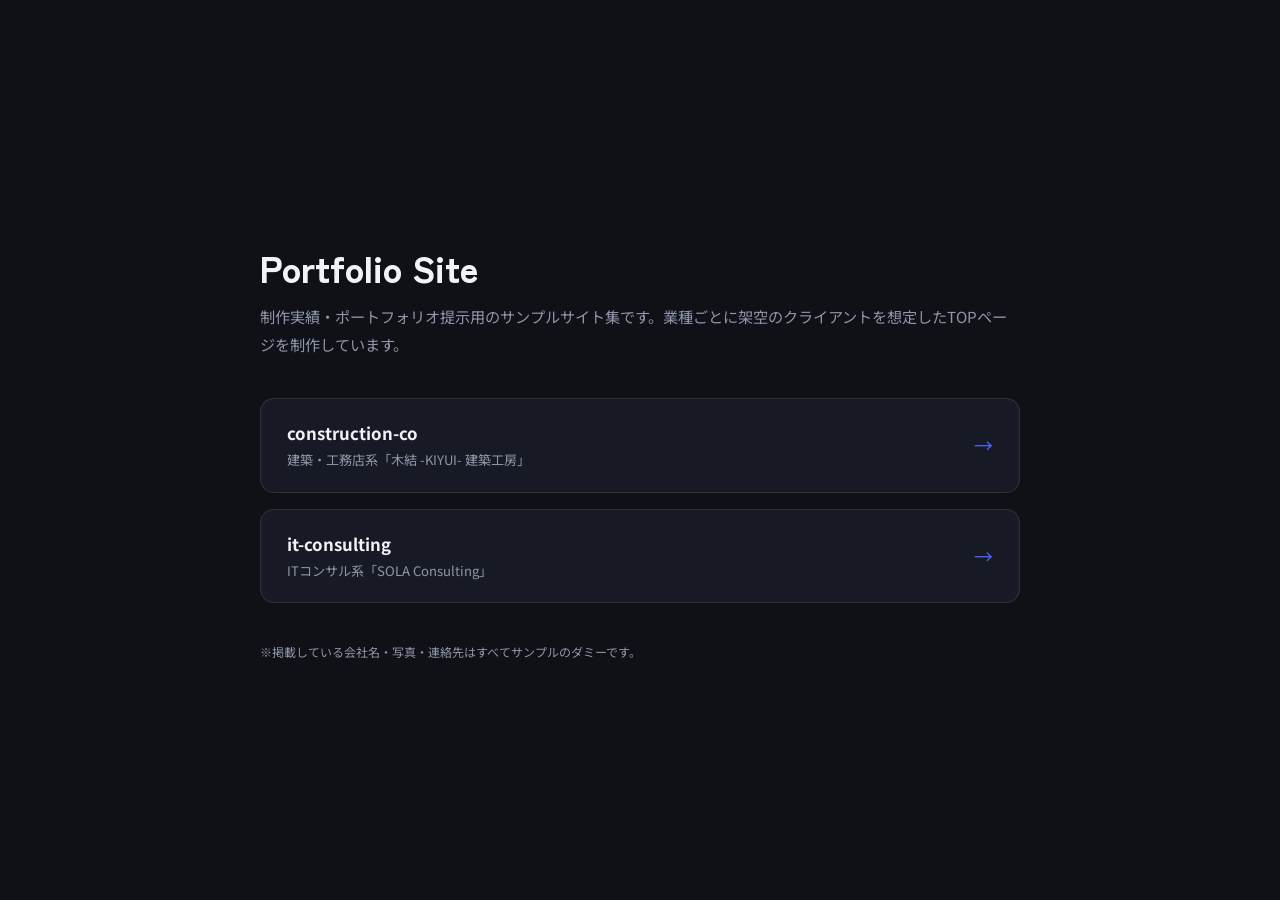
<file: index.html>
<!DOCTYPE html>
<html lang="ja">
<head>
<meta charset="UTF-8">
<meta name="viewport" content="width=device-width, initial-scale=1.0">
<title>Portfolio Site</title>
<meta name="description" content="制作実績・ポートフォリオ提示用のサンプルサイト集です。">
<link href="https://fonts.googleapis.com/css2?family=Zen+Kaku+Gothic+New:wght@500;700;900&family=Noto+Sans+JP:wght@400;500;700&display=swap" rel="stylesheet">
<style>
  :root {
    --bg: #0f1117;
    --card: #171a24;
    --line: rgba(255,255,255,0.1);
    --text: #f2f3f7;
    --muted: #9096ab;
    --accent: #4a63ff;
  }
  * { box-sizing: border-box; }
  body {
    margin: 0;
    min-height: 100vh;
    background: var(--bg);
    color: var(--text);
    font-family: "Noto Sans JP", sans-serif;
    display: flex;
    align-items: center;
    justify-content: center;
    padding: 6vw 1.5rem;
  }
  .wrap { max-width: 760px; width: 100%; }
  h1 {
    font-family: "Zen Kaku Gothic New", sans-serif;
    font-weight: 900;
    font-size: clamp(1.6rem, 4vw, 2.3rem);
    margin: 0 0 0.6rem;
  }
  p.lead { color: var(--muted); margin: 0 0 2.5rem; font-size: 0.95rem; line-height: 1.8; }
  .list { display: grid; gap: 1rem; }
  a.card {
    display: flex;
    align-items: center;
    justify-content: space-between;
    gap: 1rem;
    padding: 1.4rem 1.6rem;
    background: var(--card);
    border: 1px solid var(--line);
    border-radius: 14px;
    text-decoration: none;
    color: var(--text);
    transition: transform 0.25s ease, border-color 0.25s ease;
  }
  a.card:hover { transform: translateY(-3px); border-color: var(--accent); }
  .card-title { font-weight: 700; font-size: 1.05rem; }
  .card-sub { color: var(--muted); font-size: 0.82rem; margin-top: 0.3rem; }
  .arrow { color: var(--accent); font-size: 1.2rem; }
  footer { margin-top: 2.5rem; font-size: 0.75rem; color: var(--muted); }
</style>
</head>
<body>
  <div class="wrap">
    <h1>Portfolio Site</h1>
    <p class="lead">制作実績・ポートフォリオ提示用のサンプルサイト集です。業種ごとに架空のクライアントを想定したTOPページを制作しています。</p>
    <div class="list">
      <a class="card" href="construction-co/">
        <div>
          <div class="card-title">construction-co</div>
          <div class="card-sub">建築・工務店系「木結 -KIYUI- 建築工房」</div>
        </div>
        <span class="arrow">&#8594;</span>
      </a>
      <a class="card" href="it-consulting/">
        <div>
          <div class="card-title">it-consulting</div>
          <div class="card-sub">ITコンサル系「SOLA Consulting」</div>
        </div>
        <span class="arrow">&#8594;</span>
      </a>
    </div>
    <footer>※掲載している会社名・写真・連絡先はすべてサンプルのダミーです。</footer>
  </div>
</body>
</html>
</file>
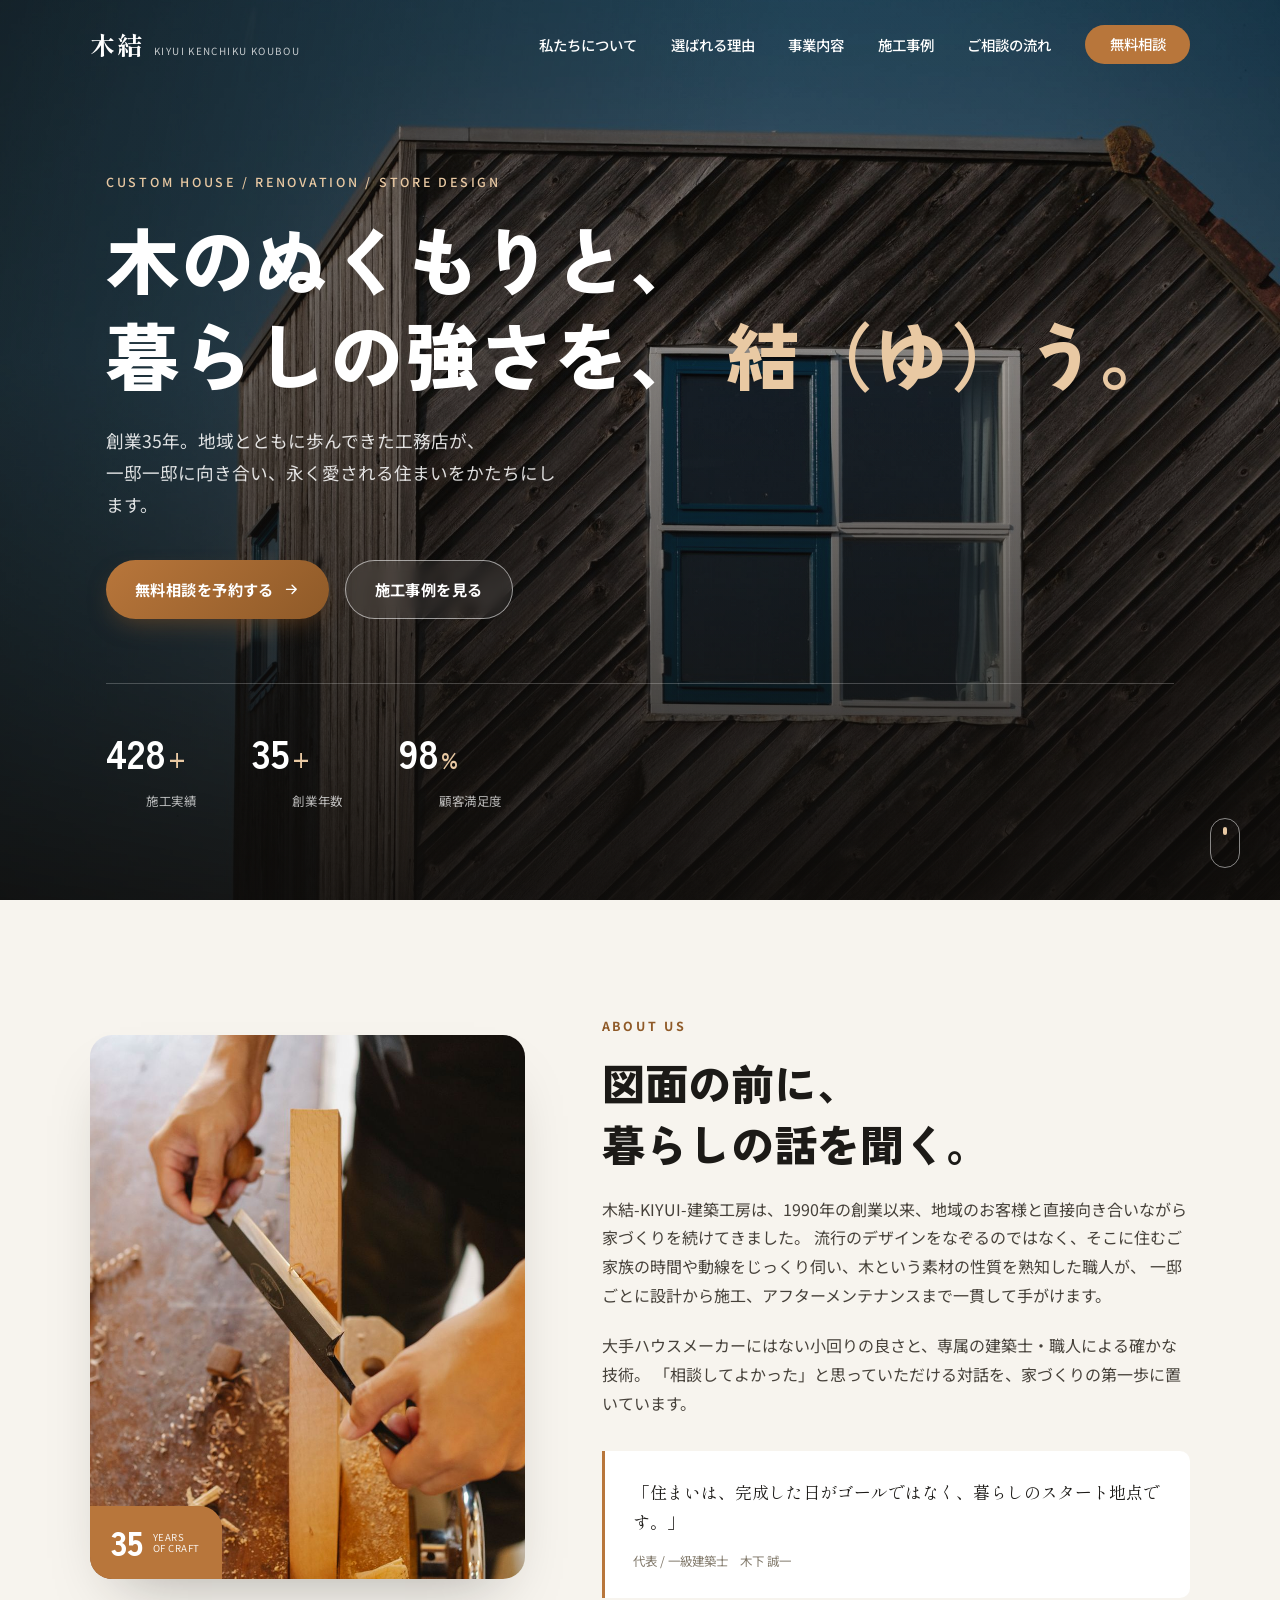
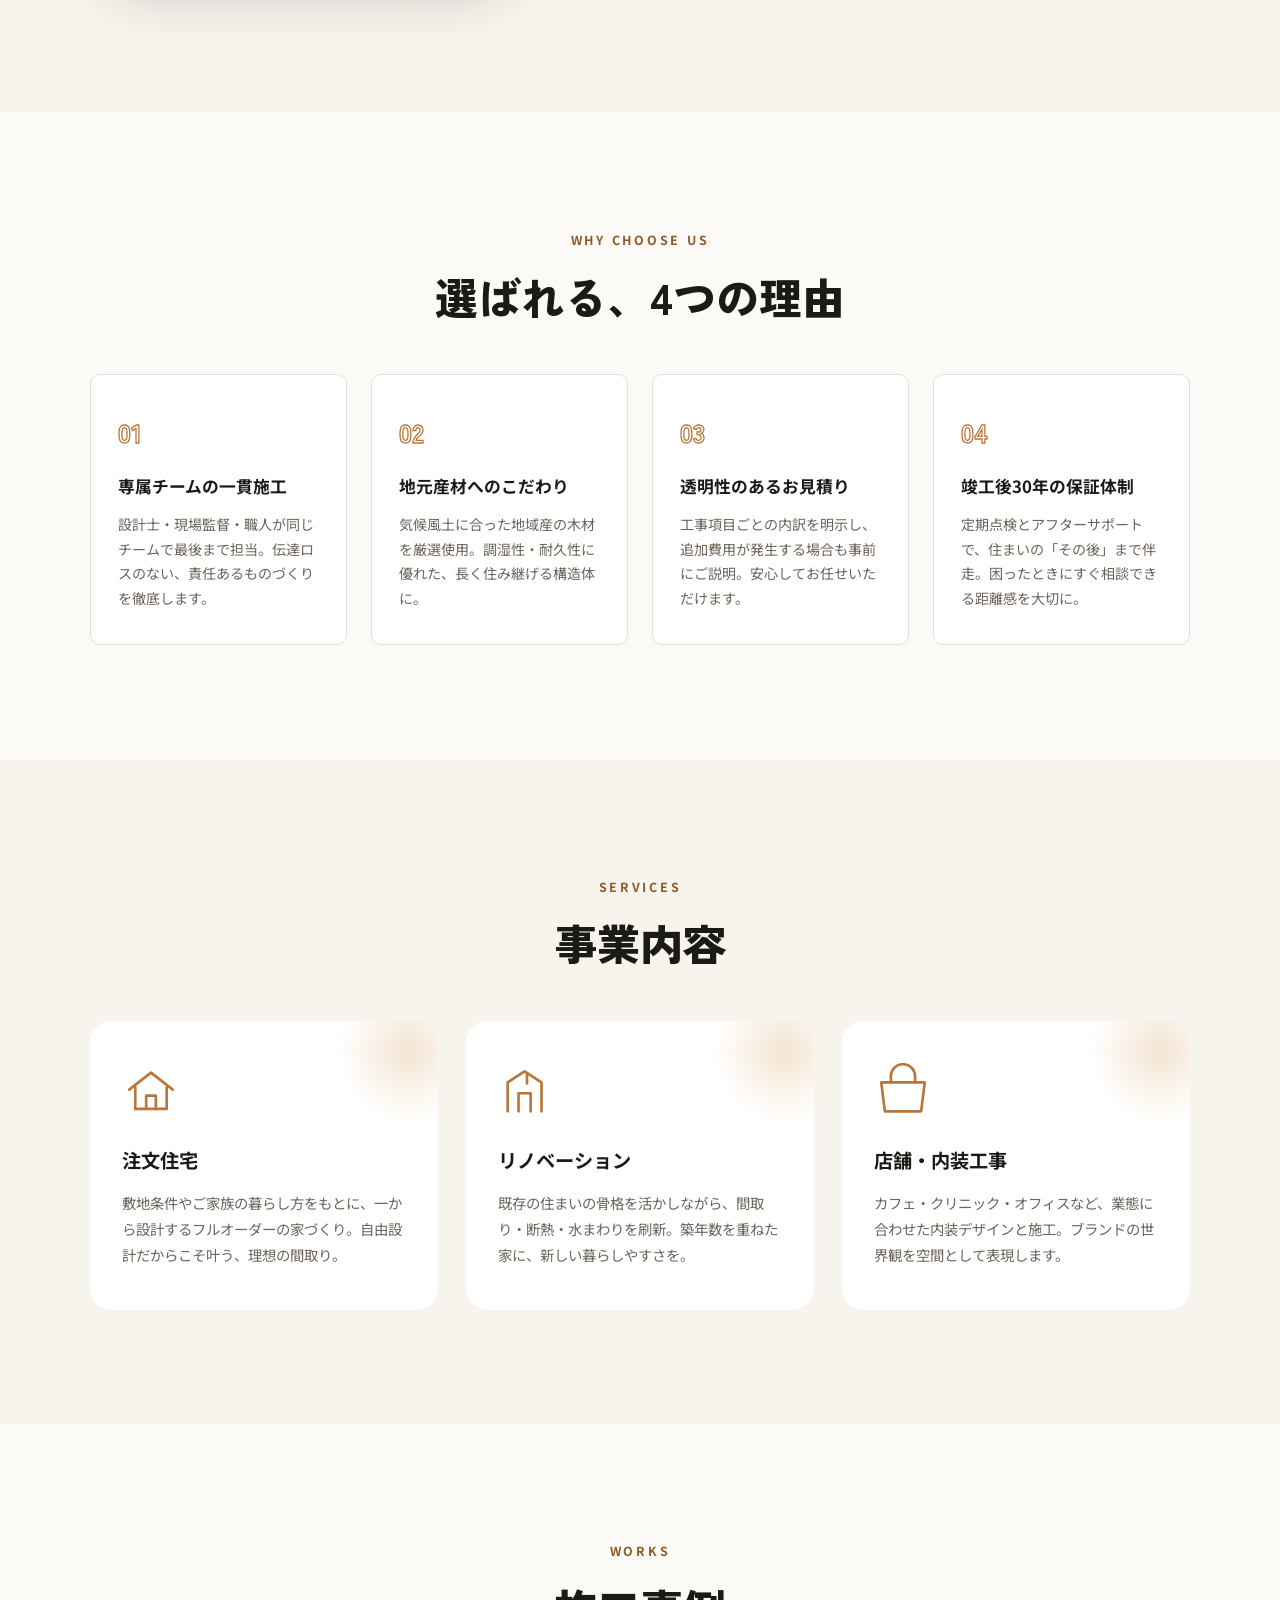
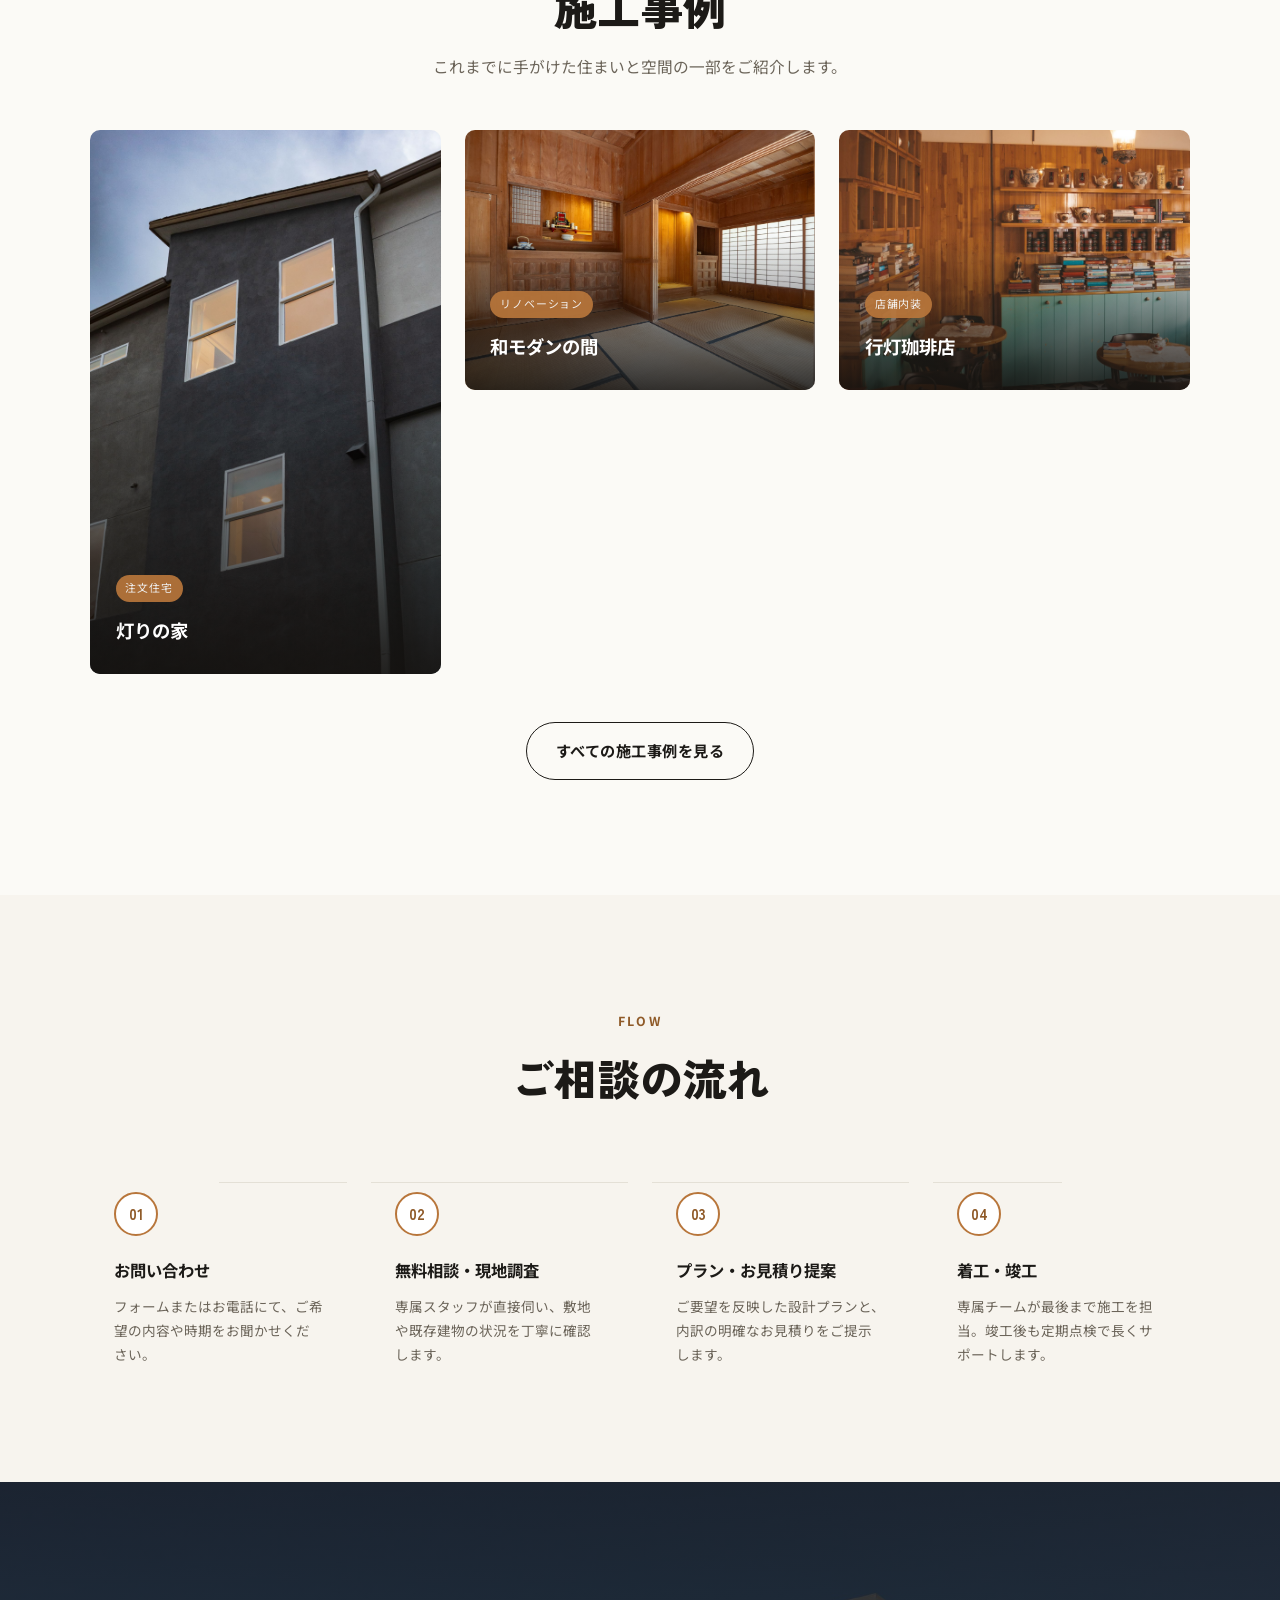
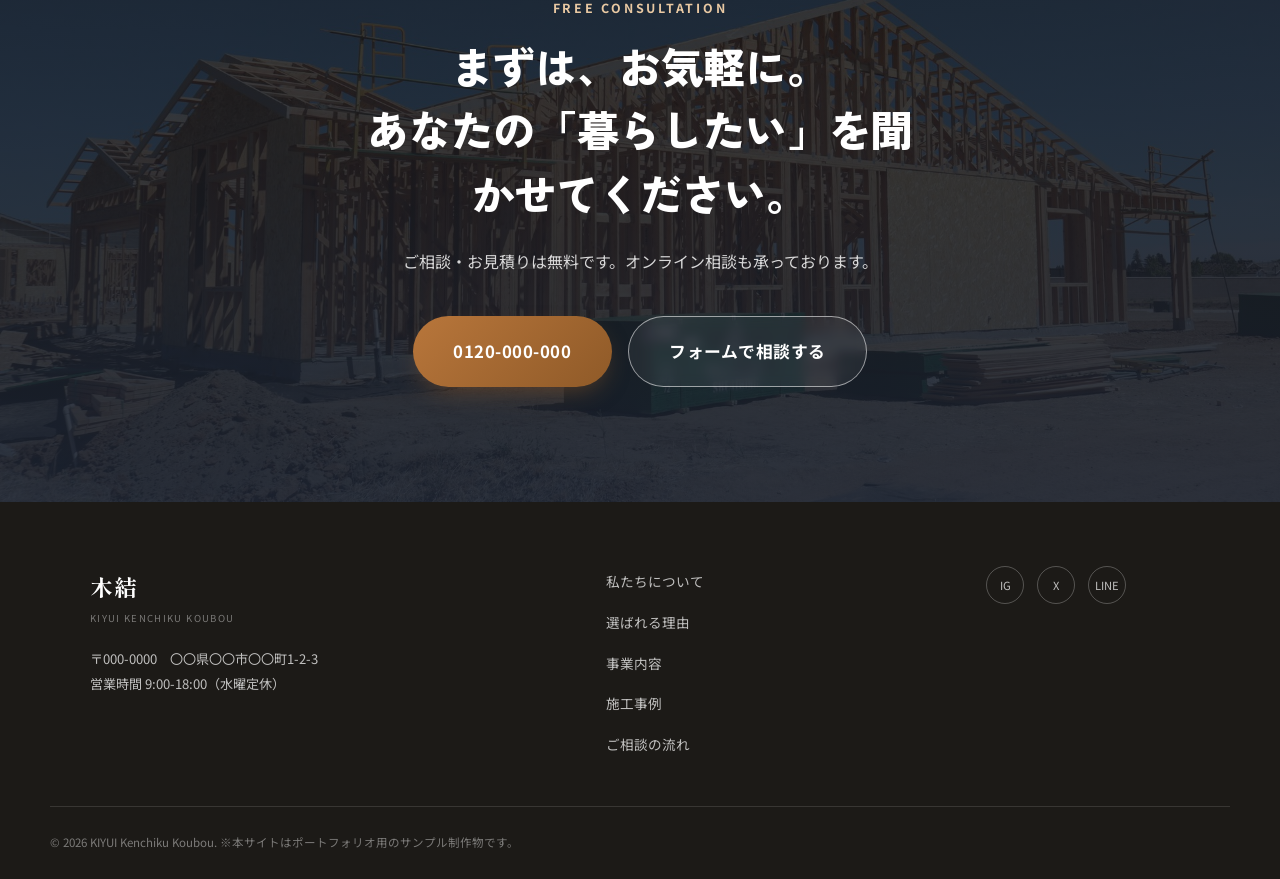
<file: construction-co/index.html>
<!DOCTYPE html>
<html lang="ja">
<head>
<meta charset="UTF-8">
<meta name="viewport" content="width=device-width, initial-scale=1.0">
<title>木結 -KIYUI- 建築工房｜注文住宅・リノベーション・店舗内装</title>
<meta name="description" content="木結-KIYUI-建築工房は、地域に根ざして35年。木の質感を活かした注文住宅・リノベーション・店舗内装を手がける工務店です。無料相談受付中。">
<link rel="preconnect" href="https://fonts.googleapis.com">
<link rel="preconnect" href="https://fonts.gstatic.com" crossorigin>
<link href="https://fonts.googleapis.com/css2?family=Shippori+Mincho:wght@500;700&family=Zen+Kaku+Gothic+New:wght@400;500;700;900&family=Noto+Sans+JP:wght@300;400;500;700&display=swap" rel="stylesheet">
<link rel="stylesheet" href="assets/css/style.css">
</head>
<body>

<div class="progress-bar" id="progressBar"></div>

<header class="site-header" id="siteHeader">
  <div class="container header-inner">
    <a href="#top" class="brand">
      <span class="brand-mark">木結</span>
      <span class="brand-en">KIYUI KENCHIKU KOUBOU</span>
    </a>
    <nav class="main-nav" id="mainNav">
      <ul>
        <li><a href="#about">私たちについて</a></li>
        <li><a href="#reasons">選ばれる理由</a></li>
        <li><a href="#services">事業内容</a></li>
        <li><a href="#works">施工事例</a></li>
        <li><a href="#flow">ご相談の流れ</a></li>
        <li><a href="#contact" class="nav-cta">無料相談</a></li>
      </ul>
    </nav>
    <button class="menu-toggle" id="menuToggle" aria-label="メニューを開く" aria-expanded="false">
      <span></span><span></span><span></span>
    </button>
  </div>
</header>

<main id="top">

  <!-- HERO -->
  <section class="hero">
    <div class="hero-media">
      <img src="assets/img/hero.jpg" alt="木結建築工房が手がけた木の質感を活かした住宅外観">
      <div class="hero-overlay"></div>
    </div>
    <div class="container hero-inner">
      <p class="eyebrow reveal">CUSTOM HOUSE / RENOVATION / STORE DESIGN</p>
      <h1 class="hero-title reveal">
        木のぬくもりと、<br>
        暮らしの強さを、<br class="sp-only">
        <span class="accent-text">結（ゆ）う。</span>
      </h1>
      <p class="hero-lead reveal">
        創業35年。地域とともに歩んできた工務店が、<br class="pc-only">
        一邸一邸に向き合い、永く愛される住まいをかたちにします。
      </p>
      <div class="hero-actions reveal">
        <a href="#contact" class="btn btn-primary">
          <span>無料相談を予約する</span>
          <svg viewBox="0 0 24 24" class="btn-arrow"><path d="M5 12h14M13 6l6 6-6 6" fill="none" stroke="currentColor" stroke-width="2" stroke-linecap="round" stroke-linejoin="round"/></svg>
        </a>
        <a href="#works" class="btn btn-ghost">施工事例を見る</a>
      </div>
      <dl class="hero-stats reveal">
        <div><dt data-count="428">0</dt><dd>施工実績</dd></div>
        <div><dt data-count="35">0</dt><dd>創業年数</dd></div>
        <div class="stat-percent"><dt data-count="98">0</dt><dd>顧客満足度</dd></div>
      </dl>
    </div>
    <a href="#about" class="scroll-cue" aria-label="下にスクロール"><span></span></a>
  </section>

  <!-- ABOUT -->
  <section class="about" id="about">
    <div class="container about-grid">
      <div class="about-media reveal">
        <img src="assets/img/about.jpg" alt="木結建築工房の職人がかんなで木材を仕上げている様子">
        <div class="about-media-badge">
          <strong>35</strong>
          <span>YEARS<br>OF CRAFT</span>
        </div>
      </div>
      <div class="about-body">
        <p class="section-eyebrow reveal">ABOUT US</p>
        <h2 class="section-title reveal">図面の前に、<br>暮らしの話を聞く。</h2>
        <p class="about-text reveal">
          木結-KIYUI-建築工房は、1990年の創業以来、地域のお客様と直接向き合いながら家づくりを続けてきました。
          流行のデザインをなぞるのではなく、そこに住むご家族の時間や動線をじっくり伺い、木という素材の性質を熟知した職人が、
          一邸ごとに設計から施工、アフターメンテナンスまで一貫して手がけます。
        </p>
        <p class="about-text reveal">
          大手ハウスメーカーにはない小回りの良さと、専属の建築士・職人による確かな技術。
          「相談してよかった」と思っていただける対話を、家づくりの第一歩に置いています。
        </p>
        <blockquote class="about-quote reveal">
          「住まいは、完成した日がゴールではなく、暮らしのスタート地点です。」
          <cite>代表 / 一級建築士　木下 誠一</cite>
        </blockquote>
      </div>
    </div>
  </section>

  <!-- REASONS -->
  <section class="reasons" id="reasons">
    <div class="container">
      <p class="section-eyebrow reveal center">WHY CHOOSE US</p>
      <h2 class="section-title reveal center">選ばれる、4つの理由</h2>
      <div class="reason-grid">
        <article class="reason-card reveal">
          <span class="reason-num">01</span>
          <h3>専属チームの一貫施工</h3>
          <p>設計士・現場監督・職人が同じチームで最後まで担当。伝達ロスのない、責任あるものづくりを徹底します。</p>
        </article>
        <article class="reason-card reveal">
          <span class="reason-num">02</span>
          <h3>地元産材へのこだわり</h3>
          <p>気候風土に合った地域産の木材を厳選使用。調湿性・耐久性に優れた、長く住み継げる構造体に。</p>
        </article>
        <article class="reason-card reveal">
          <span class="reason-num">03</span>
          <h3>透明性のあるお見積り</h3>
          <p>工事項目ごとの内訳を明示し、追加費用が発生する場合も事前にご説明。安心してお任せいただけます。</p>
        </article>
        <article class="reason-card reveal">
          <span class="reason-num">04</span>
          <h3>竣工後30年の保証体制</h3>
          <p>定期点検とアフターサポートで、住まいの「その後」まで伴走。困ったときにすぐ相談できる距離感を大切に。</p>
        </article>
      </div>
    </div>
  </section>

  <!-- SERVICES -->
  <section class="services" id="services">
    <div class="container">
      <p class="section-eyebrow reveal center">SERVICES</p>
      <h2 class="section-title reveal center">事業内容</h2>
      <div class="service-grid">
        <article class="service-card reveal">
          <div class="service-icon" aria-hidden="true">
            <svg viewBox="0 0 48 48"><path d="M6 22 24 8l18 14M11 20v18h26V20" fill="none" stroke="currentColor" stroke-width="2.2" stroke-linecap="round" stroke-linejoin="round"/><path d="M20 38V27h8v11" fill="none" stroke="currentColor" stroke-width="2.2" stroke-linecap="round" stroke-linejoin="round"/></svg>
          </div>
          <h3>注文住宅</h3>
          <p>敷地条件やご家族の暮らし方をもとに、一から設計するフルオーダーの家づくり。自由設計だからこそ叶う、理想の間取り。</p>
        </article>
        <article class="service-card reveal">
          <div class="service-icon" aria-hidden="true">
            <svg viewBox="0 0 48 48"><path d="M8 40V16l14-9 14 9v24" fill="none" stroke="currentColor" stroke-width="2.2" stroke-linecap="round" stroke-linejoin="round"/><path d="M17 40V25h10v15M24 9v8" fill="none" stroke="currentColor" stroke-width="2.2" stroke-linecap="round" stroke-linejoin="round"/></svg>
          </div>
          <h3>リノベーション</h3>
          <p>既存の住まいの骨格を活かしながら、間取り・断熱・水まわりを刷新。築年数を重ねた家に、新しい暮らしやすさを。</p>
        </article>
        <article class="service-card reveal">
          <div class="service-icon" aria-hidden="true">
            <svg viewBox="0 0 48 48"><path d="M6 16h36l-3 24H9L6 16Z" fill="none" stroke="currentColor" stroke-width="2.2" stroke-linejoin="round"/><path d="M14 16V11a10 10 0 0 1 20 0v5" fill="none" stroke="currentColor" stroke-width="2.2" stroke-linecap="round"/></svg>
          </div>
          <h3>店舗・内装工事</h3>
          <p>カフェ・クリニック・オフィスなど、業態に合わせた内装デザインと施工。ブランドの世界観を空間として表現します。</p>
        </article>
      </div>
    </div>
  </section>

  <!-- WORKS -->
  <section class="works" id="works">
    <div class="container">
      <p class="section-eyebrow reveal center">WORKS</p>
      <h2 class="section-title reveal center">施工事例</h2>
      <p class="section-lead reveal center">これまでに手がけた住まいと空間の一部をご紹介します。</p>
      <div class="works-grid">
        <a href="#contact" class="work-card reveal work-card--tall">
          <img src="assets/img/work-2.jpg" alt="夕景に大きな窓の灯りが映える新築注文住宅の外観">
          <div class="work-overlay">
            <span class="work-tag">注文住宅</span>
            <h3>灯りの家</h3>
            <p>大きな窓から光があふれる、2階建ての新築住宅</p>
          </div>
        </a>
        <a href="#contact" class="work-card reveal">
          <img src="assets/img/work-1.jpg" alt="和の趣を残したリノベーション後のリビング">
          <div class="work-overlay">
            <span class="work-tag">リノベーション</span>
            <h3>和モダンの間</h3>
            <p>築40年の家屋を活かした全面リノベーション</p>
          </div>
        </a>
        <a href="#contact" class="work-card reveal">
          <img src="assets/img/work-3.jpg" alt="木の造作棚と間接照明を用いたカフェの内装デザイン">
          <div class="work-overlay">
            <span class="work-tag">店舗内装</span>
            <h3>行灯珈琲店</h3>
            <p>木の造作棚と温かな照明で仕上げた、居心地のよい店内空間</p>
          </div>
        </a>
      </div>
      <div class="works-more reveal center">
        <a href="#contact" class="btn btn-outline">すべての施工事例を見る</a>
      </div>
    </div>
  </section>

  <!-- FLOW -->
  <section class="flow" id="flow">
    <div class="container">
      <p class="section-eyebrow reveal center">FLOW</p>
      <h2 class="section-title reveal center">ご相談の流れ</h2>
      <ol class="flow-list">
        <li class="flow-item reveal">
          <span class="flow-step">01</span>
          <h3>お問い合わせ</h3>
          <p>フォームまたはお電話にて、ご希望の内容や時期をお聞かせください。</p>
        </li>
        <li class="flow-item reveal">
          <span class="flow-step">02</span>
          <h3>無料相談・現地調査</h3>
          <p>専属スタッフが直接伺い、敷地や既存建物の状況を丁寧に確認します。</p>
        </li>
        <li class="flow-item reveal">
          <span class="flow-step">03</span>
          <h3>プラン・お見積り提案</h3>
          <p>ご要望を反映した設計プランと、内訳の明確なお見積りをご提示します。</p>
        </li>
        <li class="flow-item reveal">
          <span class="flow-step">04</span>
          <h3>着工・竣工</h3>
          <p>専属チームが最後まで施工を担当。竣工後も定期点検で長くサポートします。</p>
        </li>
      </ol>
    </div>
  </section>

  <!-- CTA -->
  <section class="cta" id="contact">
    <div class="cta-media">
      <img src="assets/img/cta-bg.jpg" alt="夕暮れの光の中で建てられている木造住宅の骨組み">
    </div>
    <div class="container cta-inner">
      <p class="section-eyebrow reveal center light">FREE CONSULTATION</p>
      <h2 class="cta-title reveal center">まずは、お気軽に。<br>あなたの「暮らしたい」を聞かせてください。</h2>
      <p class="cta-lead reveal center">
        ご相談・お見積りは無料です。オンライン相談も承っております。
      </p>
      <div class="cta-actions reveal center">
        <a href="tel:0000000000" class="btn btn-primary btn-lg">
          <span>0120-000-000</span>
        </a>
        <a href="#" class="btn btn-ghost btn-lg">フォームで相談する</a>
      </div>
    </div>
  </section>

</main>

<footer class="site-footer">
  <div class="container footer-inner">
    <div class="footer-brand">
      <span class="brand-mark">木結</span>
      <span class="brand-en">KIYUI KENCHIKU KOUBOU</span>
      <p>〒000-0000　〇〇県〇〇市〇〇町1-2-3<br>営業時間 9:00-18:00（水曜定休）</p>
    </div>
    <nav class="footer-nav">
      <ul>
        <li><a href="#about">私たちについて</a></li>
        <li><a href="#reasons">選ばれる理由</a></li>
        <li><a href="#services">事業内容</a></li>
        <li><a href="#works">施工事例</a></li>
        <li><a href="#flow">ご相談の流れ</a></li>
      </ul>
    </nav>
    <div class="footer-sns">
      <a href="#" aria-label="Instagram">IG</a>
      <a href="#" aria-label="X">X</a>
      <a href="#" aria-label="LINE">LINE</a>
    </div>
  </div>
  <div class="container footer-bottom">
    <p>&copy; 2026 KIYUI Kenchiku Koubou. ※本サイトはポートフォリオ用のサンプル制作物です。</p>
  </div>
</footer>

<button class="to-top" id="toTop" aria-label="トップへ戻る">
  <svg viewBox="0 0 24 24"><path d="M12 19V5M5 12l7-7 7 7" fill="none" stroke="currentColor" stroke-width="2" stroke-linecap="round" stroke-linejoin="round"/></svg>
</button>

<script src="assets/js/main.js"></script>
</body>
</html>
</file>
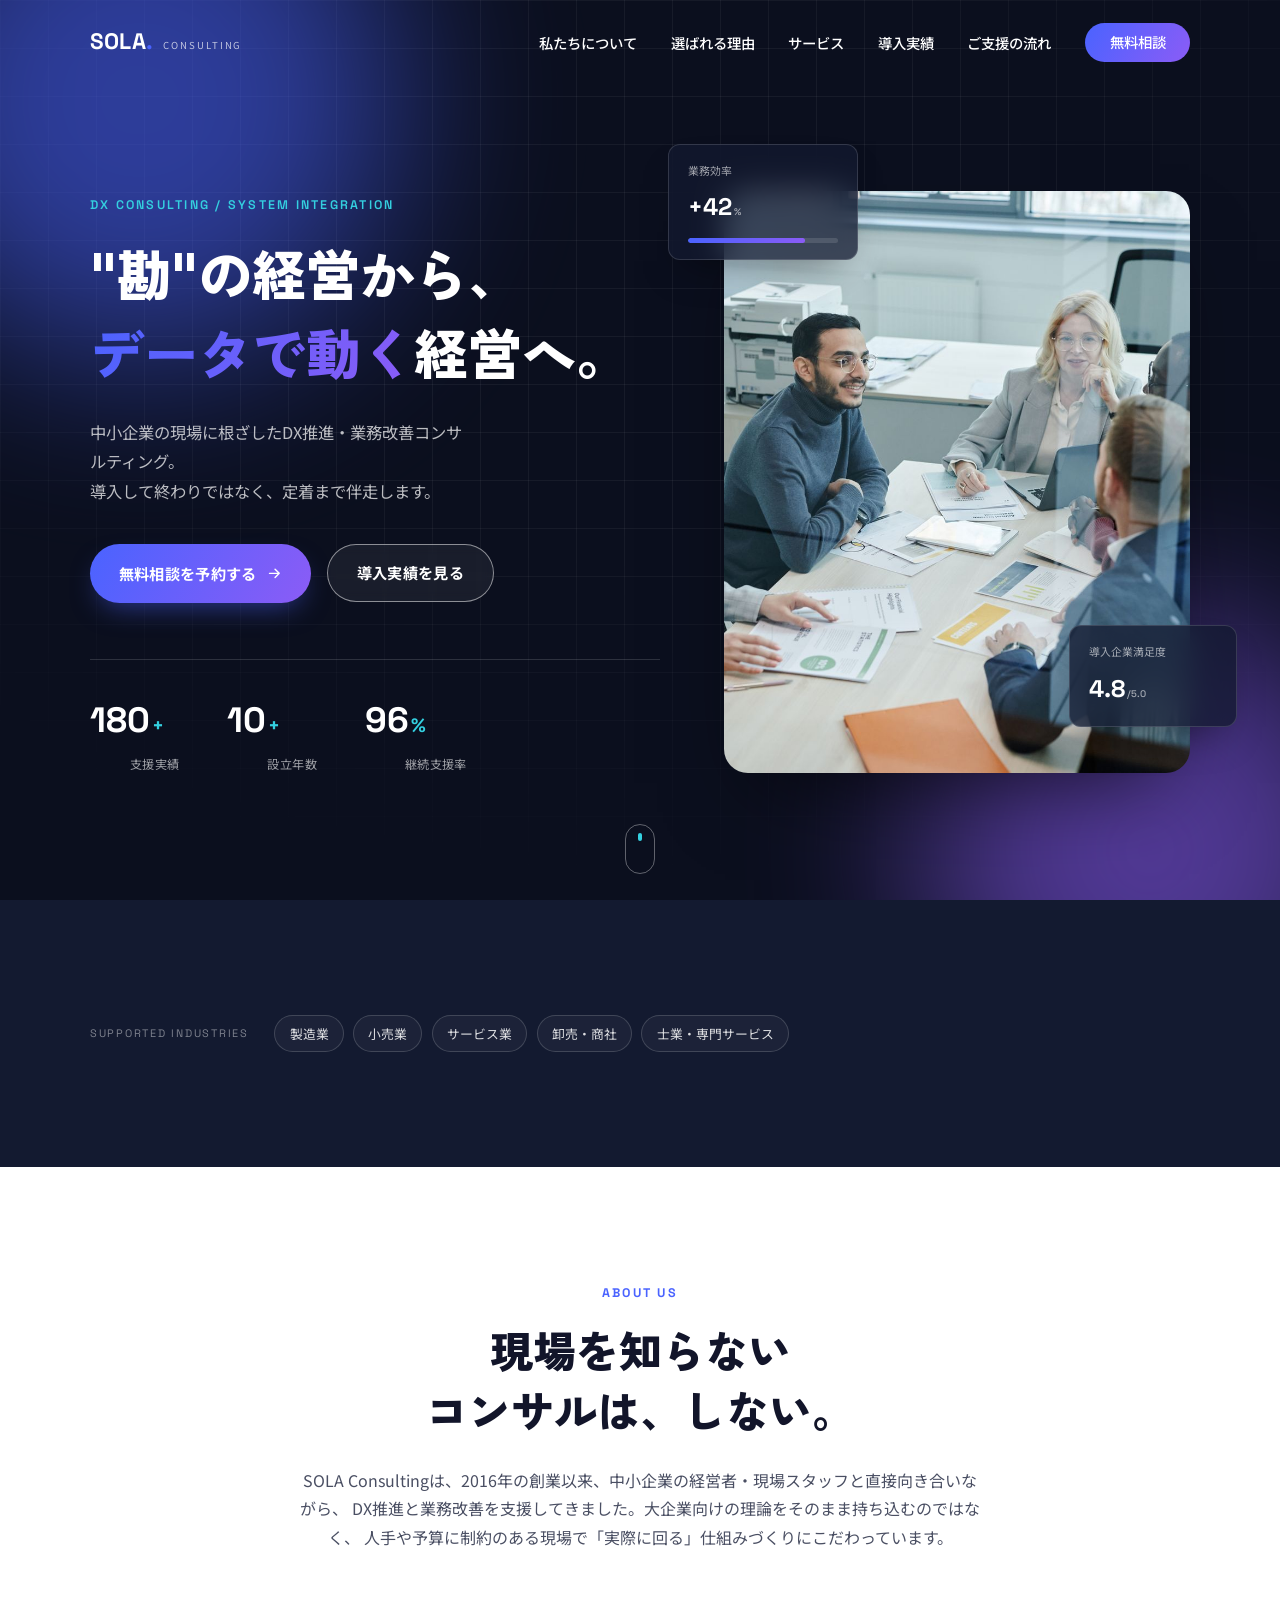
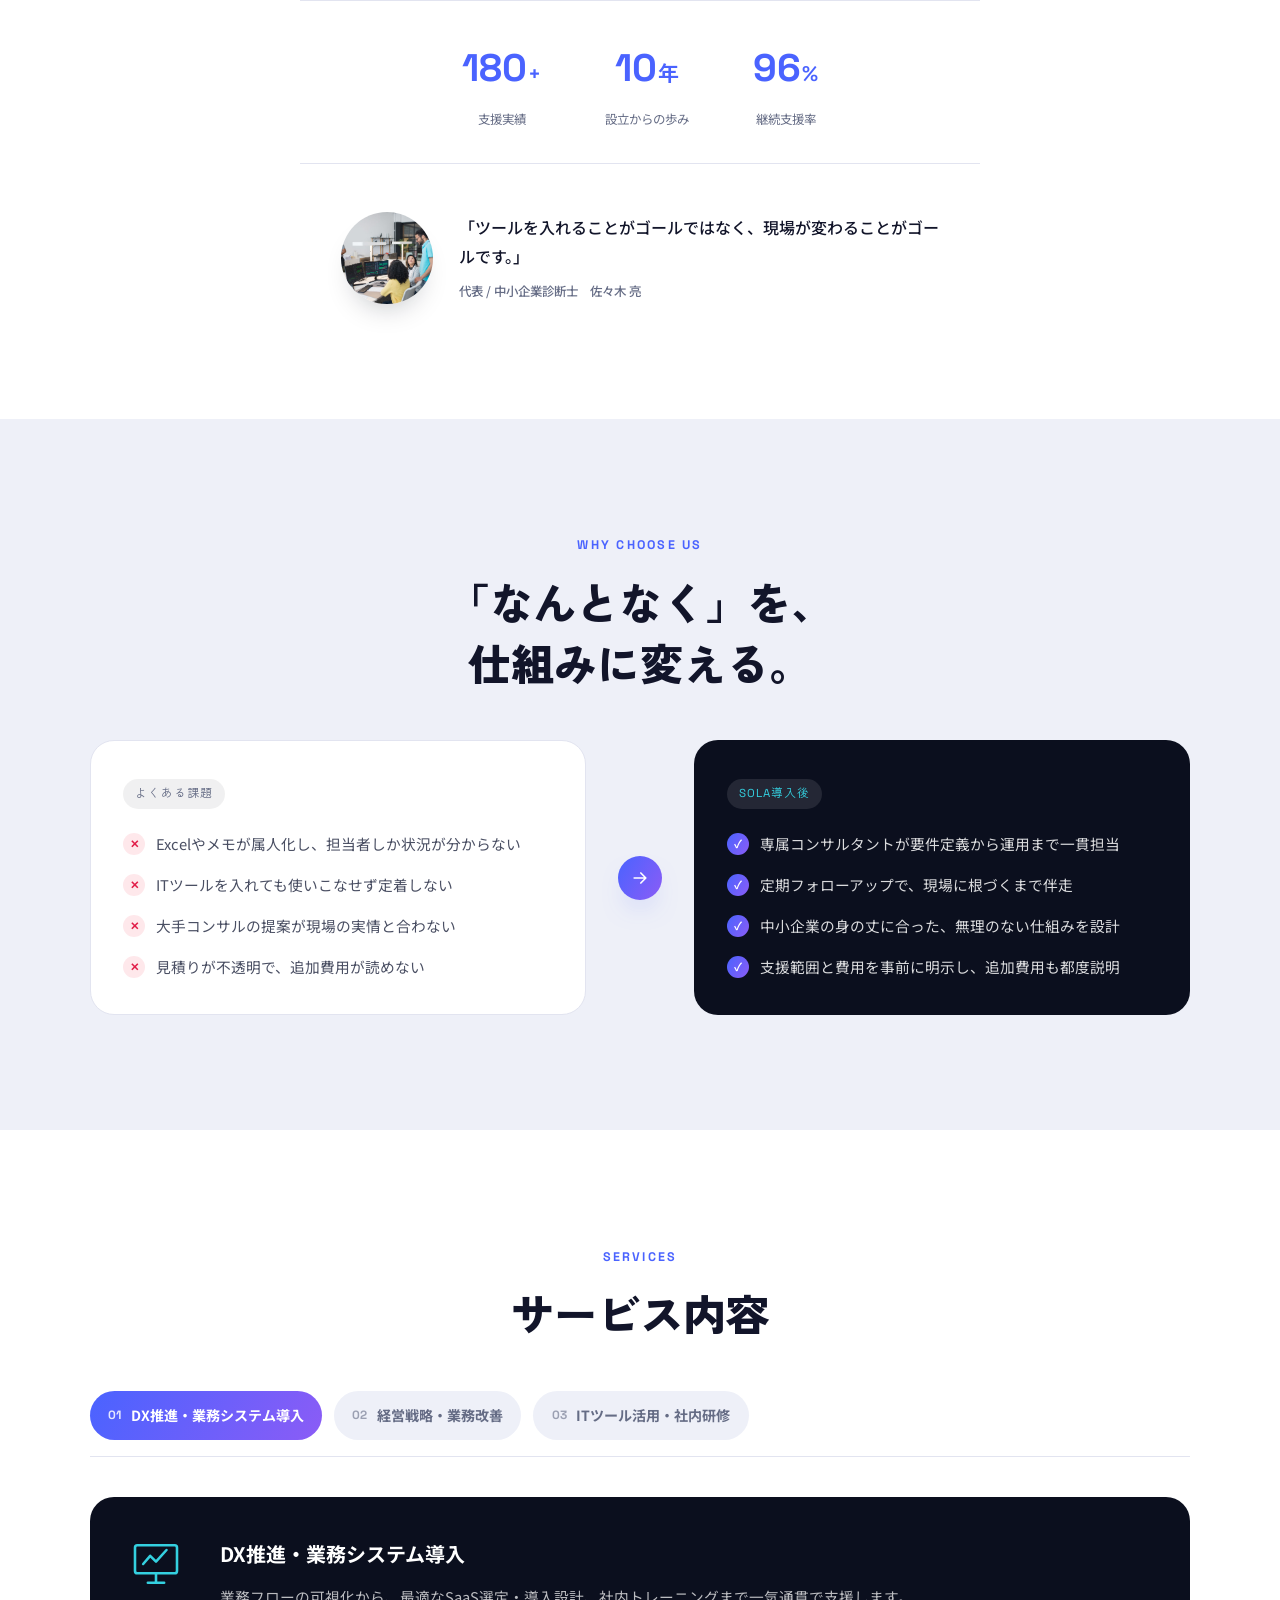
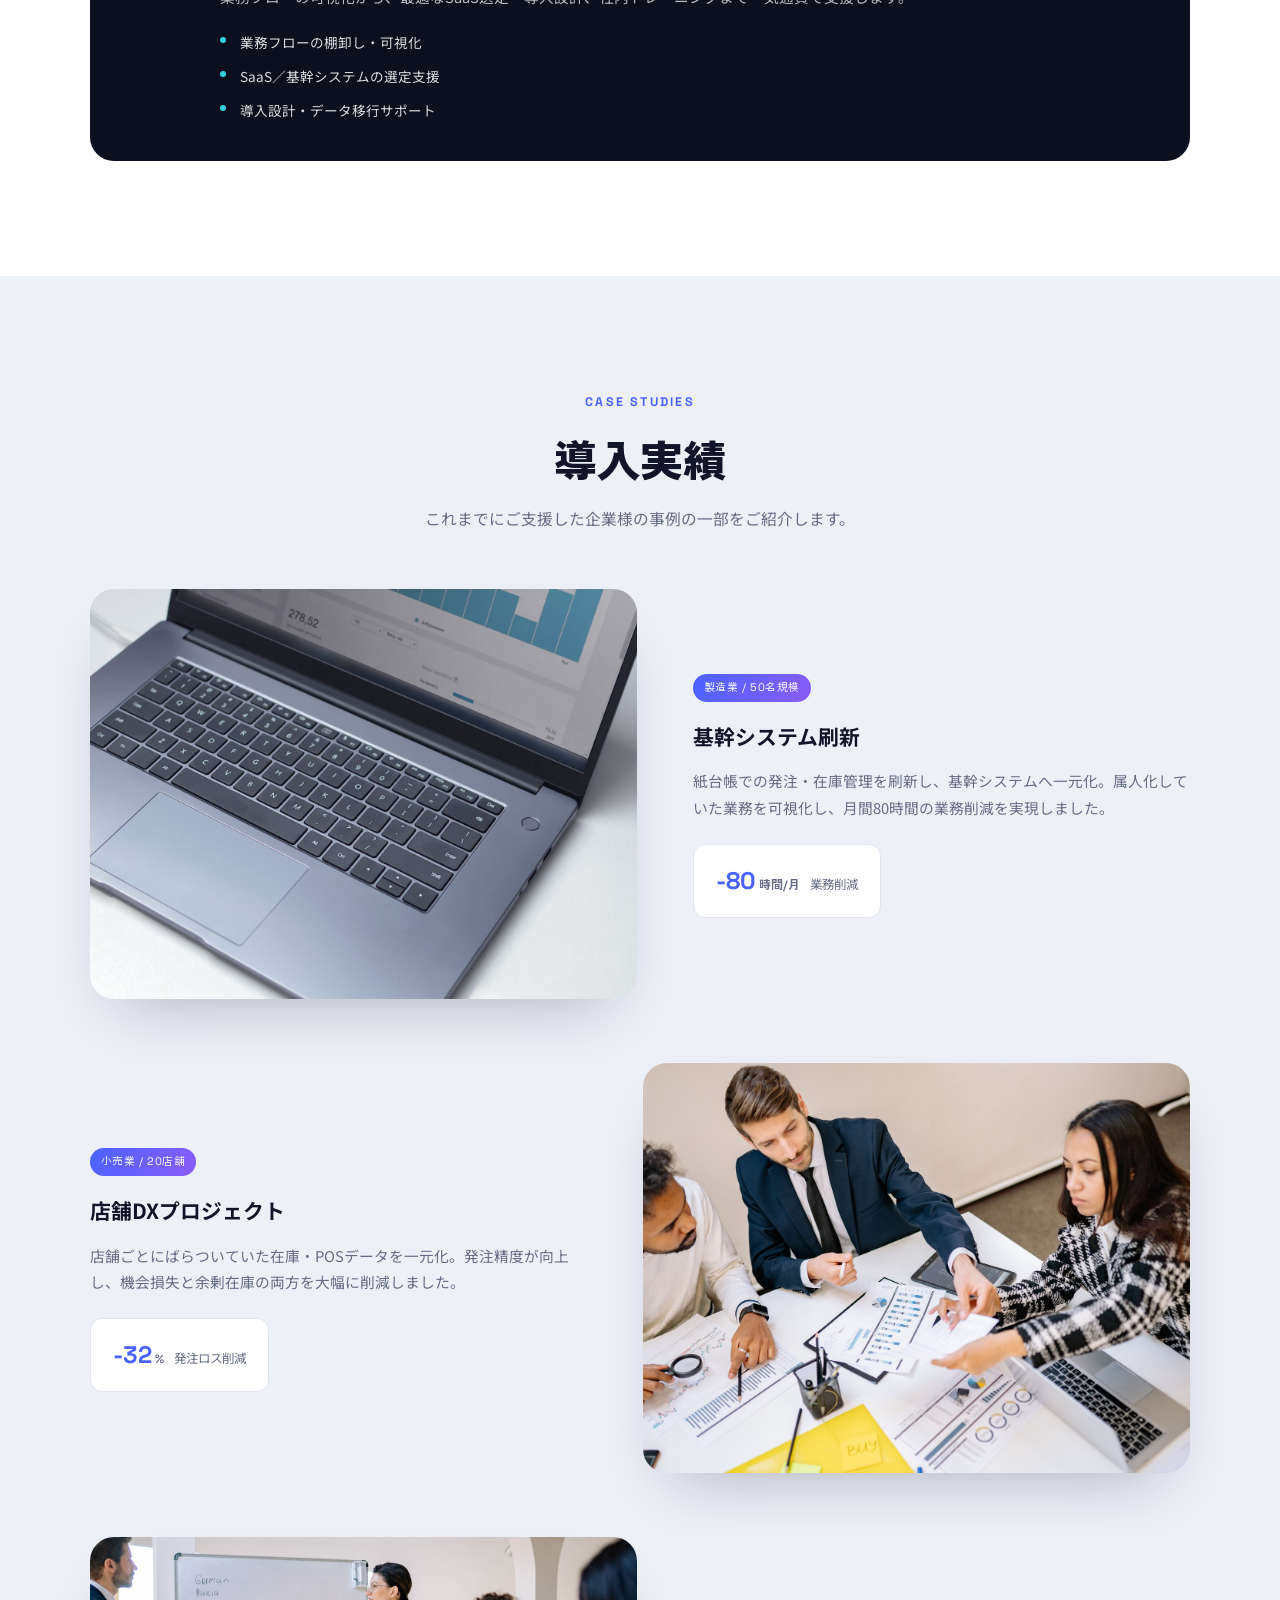
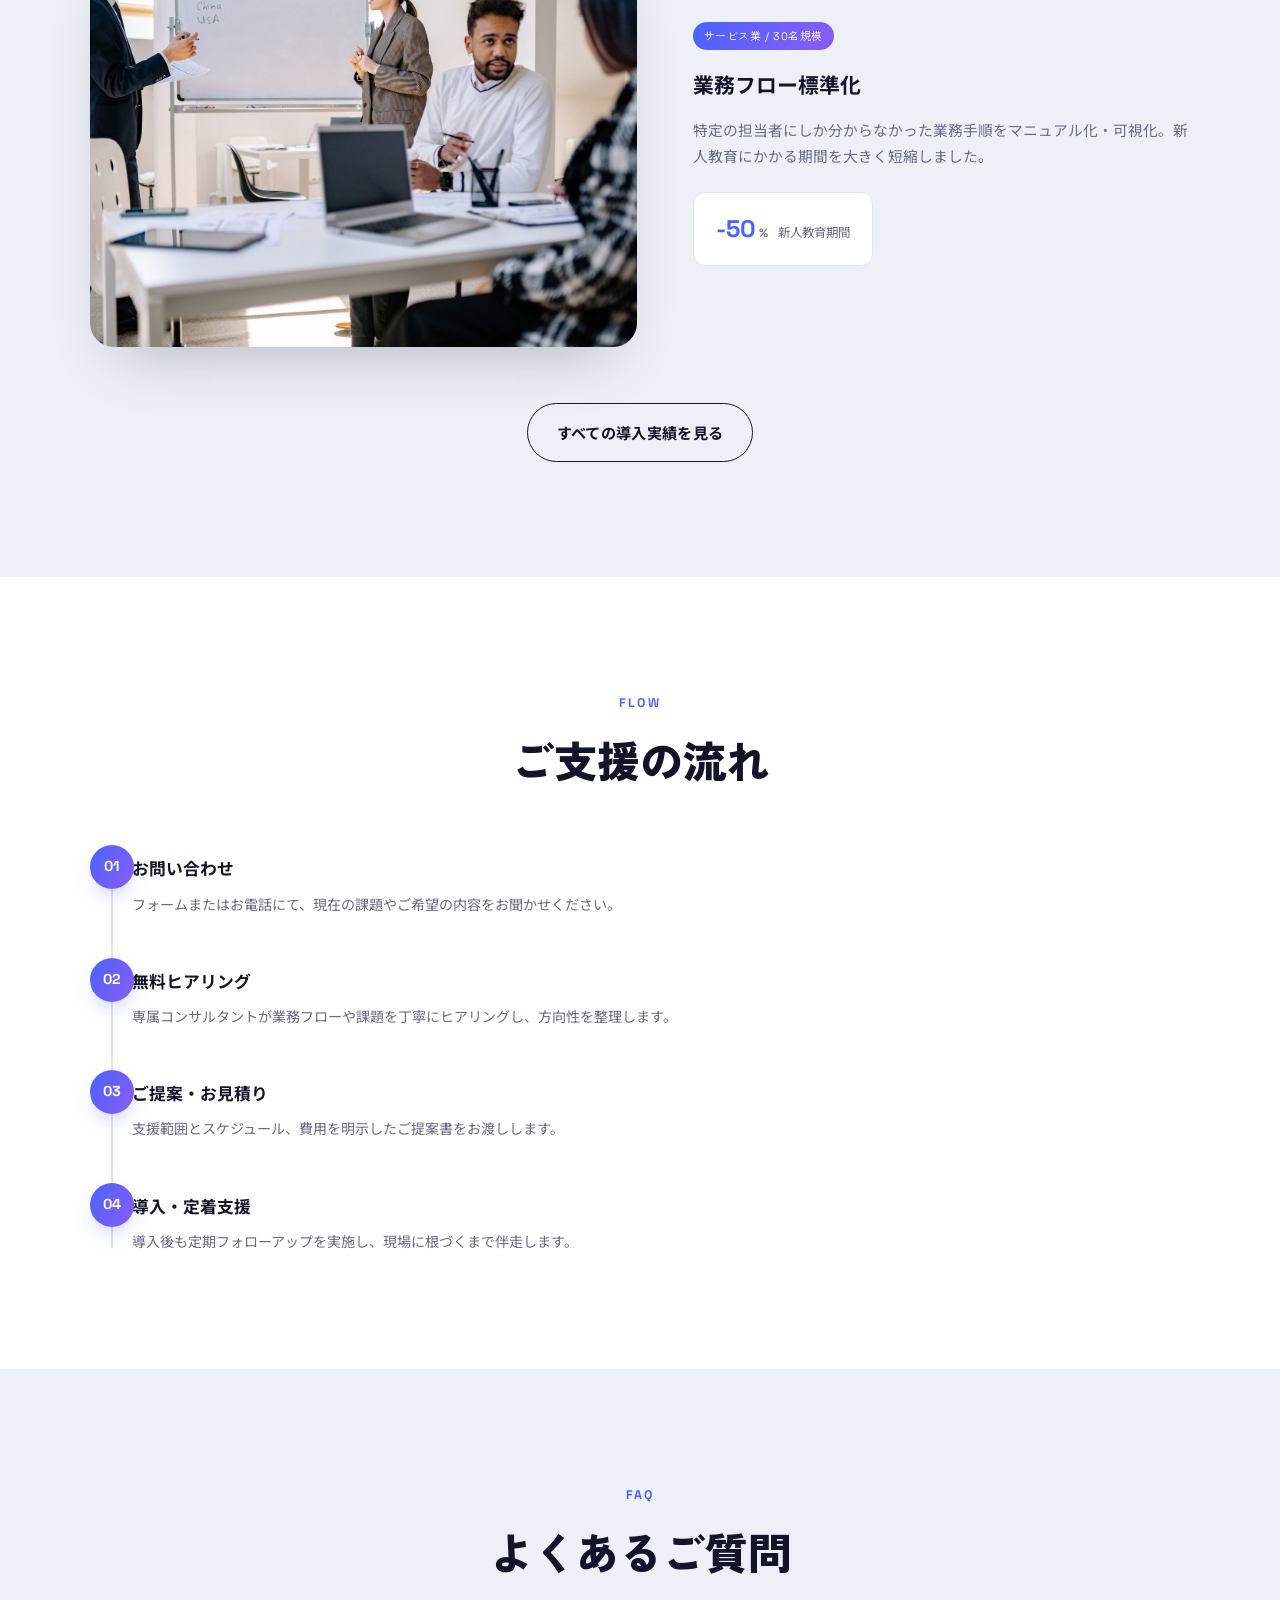
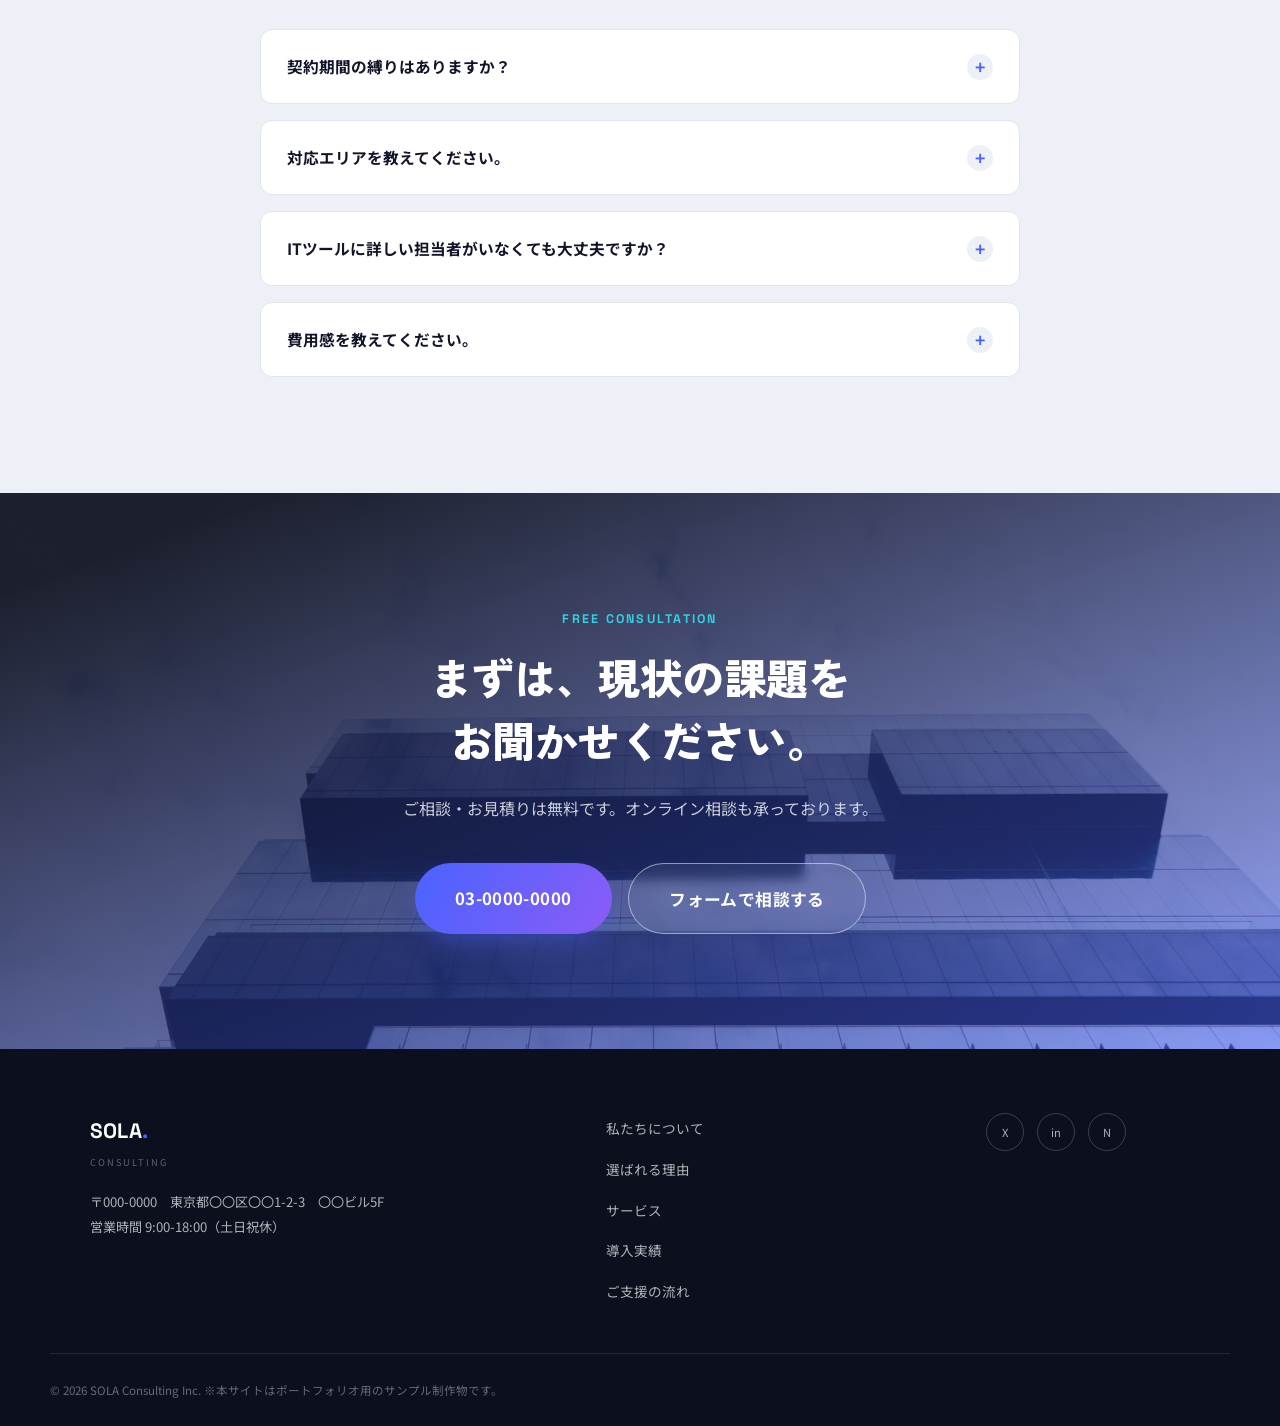
<file: it-consulting/index.html>
<!DOCTYPE html>
<html lang="ja">
<head>
<meta charset="UTF-8">
<meta name="viewport" content="width=device-width, initial-scale=1.0">
<title>SOLA Consulting｜中小企業のDX推進・業務改善コンサルティング</title>
<meta name="description" content="SOLA Consultingは、中小企業のDX推進・業務改善・基幹システム導入を支援する経営コンサルティングファームです。無料相談受付中。">
<link rel="preconnect" href="https://fonts.googleapis.com">
<link rel="preconnect" href="https://fonts.gstatic.com" crossorigin>
<link href="https://fonts.googleapis.com/css2?family=Space+Grotesk:wght@500;600;700&family=Zen+Kaku+Gothic+New:wght@400;500;700;900&family=Noto+Sans+JP:wght@300;400;500;700&display=swap" rel="stylesheet">
<link rel="stylesheet" href="assets/css/style.css">
</head>
<body>

<div class="progress-bar" id="progressBar"></div>

<header class="site-header" id="siteHeader">
  <div class="container header-inner">
    <a href="#top" class="brand">
      <span class="brand-mark">SOLA<span class="brand-dot">.</span></span>
      <span class="brand-en">CONSULTING</span>
    </a>
    <nav class="main-nav" id="mainNav">
      <ul>
        <li><a href="#about">私たちについて</a></li>
        <li><a href="#reasons">選ばれる理由</a></li>
        <li><a href="#services">サービス</a></li>
        <li><a href="#works">導入実績</a></li>
        <li><a href="#flow">ご支援の流れ</a></li>
        <li><a href="#contact" class="nav-cta">無料相談</a></li>
      </ul>
    </nav>
    <button class="menu-toggle" id="menuToggle" aria-label="メニューを開く" aria-expanded="false">
      <span></span><span></span><span></span>
    </button>
  </div>
</header>

<main id="top">

  <!-- HERO -->
  <section class="hero">
    <div class="hero-bg" aria-hidden="true">
      <div class="hero-grid"></div>
      <div class="hero-glow hero-glow--a"></div>
      <div class="hero-glow hero-glow--b"></div>
    </div>
    <div class="container hero-inner">
      <div class="hero-copy">
        <p class="eyebrow reveal">DX CONSULTING / SYSTEM INTEGRATION</p>
        <h1 class="hero-title reveal">
          "勘"の経営から、<br>
          <span class="accent-text">データで動く</span>経営へ。
        </h1>
        <p class="hero-lead reveal">
          中小企業の現場に根ざしたDX推進・業務改善コンサルティング。<br class="pc-only">
          導入して終わりではなく、定着まで伴走します。
        </p>
        <div class="hero-actions reveal">
          <a href="#contact" class="btn btn-primary">
            <span>無料相談を予約する</span>
            <svg viewBox="0 0 24 24" class="btn-arrow"><path d="M5 12h14M13 6l6 6-6 6" fill="none" stroke="currentColor" stroke-width="2" stroke-linecap="round" stroke-linejoin="round"/></svg>
          </a>
          <a href="#works" class="btn btn-ghost">導入実績を見る</a>
        </div>
        <dl class="hero-stats reveal">
          <div><dt data-count="180">0</dt><dd>支援実績</dd></div>
          <div><dt data-count="10">0</dt><dd>設立年数</dd></div>
          <div class="stat-percent"><dt data-count="96">0</dt><dd>継続支援率</dd></div>
        </dl>
      </div>
      <div class="hero-visual reveal">
        <div class="hero-media">
          <img src="assets/img/hero.jpg" alt="SOLA Consultingのコンサルタントによる打ち合わせの様子">
        </div>
        <div class="hero-card hero-card--top">
          <span class="hero-card-label">業務効率</span>
          <strong class="hero-card-value">+42<small>%</small></strong>
          <div class="hero-card-bar"><span></span></div>
        </div>
        <div class="hero-card hero-card--bottom">
          <span class="hero-card-label">導入企業満足度</span>
          <strong class="hero-card-value">4.8<small>/5.0</small></strong>
        </div>
      </div>
    </div>
    <a href="#about" class="scroll-cue" aria-label="下にスクロール"><span></span></a>
  </section>

  <!-- INDUSTRY STRIP -->
  <section class="industry-strip">
    <div class="container industry-strip-inner">
      <span class="industry-strip-label reveal">SUPPORTED INDUSTRIES</span>
      <ul class="industry-tags">
        <li class="reveal">製造業</li>
        <li class="reveal">小売業</li>
        <li class="reveal">サービス業</li>
        <li class="reveal">卸売・商社</li>
        <li class="reveal">士業・専門サービス</li>
      </ul>
    </div>
  </section>

  <!-- ABOUT -->
  <section class="about" id="about">
    <div class="container about-centered">
      <p class="section-eyebrow reveal center">ABOUT US</p>
      <h2 class="section-title reveal center">現場を知らない<br>コンサルは、しない。</h2>
      <p class="about-lead reveal center">
        SOLA Consultingは、2016年の創業以来、中小企業の経営者・現場スタッフと直接向き合いながら、
        DX推進と業務改善を支援してきました。大企業向けの理論をそのまま持ち込むのではなく、
        人手や予算に制約のある現場で「実際に回る」仕組みづくりにこだわっています。
      </p>
      <div class="about-stats reveal">
        <div class="about-stat"><strong>180<small>+</small></strong><span>支援実績</span></div>
        <div class="about-stat"><strong>10<small>年</small></strong><span>設立からの歩み</span></div>
        <div class="about-stat"><strong>96<small>%</small></strong><span>継続支援率</span></div>
      </div>
      <div class="about-person reveal">
        <div class="about-person-photo">
          <img src="assets/img/about.jpg" alt="SOLA Consultingのメンバーがオフィスで議論している様子">
        </div>
        <blockquote class="about-quote">
          「ツールを入れることがゴールではなく、現場が変わることがゴールです。」
          <cite>代表 / 中小企業診断士　佐々木 亮</cite>
        </blockquote>
      </div>
    </div>
  </section>

  <!-- BEFORE / AFTER -->
  <section class="reasons" id="reasons">
    <div class="container">
      <p class="section-eyebrow reveal center">WHY CHOOSE US</p>
      <h2 class="section-title reveal center">「なんとなく」を、<br>仕組みに変える。</h2>
      <div class="compare">
        <div class="compare-col compare-col--before reveal">
          <span class="compare-label">よくある課題</span>
          <ul class="compare-list">
            <li><span class="compare-icon compare-icon--x">&#10005;</span>Excelやメモが属人化し、担当者しか状況が分からない</li>
            <li><span class="compare-icon compare-icon--x">&#10005;</span>ITツールを入れても使いこなせず定着しない</li>
            <li><span class="compare-icon compare-icon--x">&#10005;</span>大手コンサルの提案が現場の実情と合わない</li>
            <li><span class="compare-icon compare-icon--x">&#10005;</span>見積りが不透明で、追加費用が読めない</li>
          </ul>
        </div>
        <div class="compare-arrow reveal" aria-hidden="true">
          <svg viewBox="0 0 24 24"><path d="M5 12h14M13 6l6 6-6 6" fill="none" stroke="currentColor" stroke-width="2" stroke-linecap="round" stroke-linejoin="round"/></svg>
        </div>
        <div class="compare-col compare-col--after reveal">
          <span class="compare-label">SOLA導入後</span>
          <ul class="compare-list">
            <li><span class="compare-icon compare-icon--check">&#10003;</span>専属コンサルタントが要件定義から運用まで一貫担当</li>
            <li><span class="compare-icon compare-icon--check">&#10003;</span>定期フォローアップで、現場に根づくまで伴走</li>
            <li><span class="compare-icon compare-icon--check">&#10003;</span>中小企業の身の丈に合った、無理のない仕組みを設計</li>
            <li><span class="compare-icon compare-icon--check">&#10003;</span>支援範囲と費用を事前に明示し、追加費用も都度説明</li>
          </ul>
        </div>
      </div>
    </div>
  </section>

  <!-- SERVICES -->
  <section class="services" id="services">
    <div class="container">
      <p class="section-eyebrow reveal center">SERVICES</p>
      <h2 class="section-title reveal center">サービス内容</h2>
      <div class="tabs reveal" data-tabs>
        <div class="tabs-nav" role="tablist">
          <button class="tabs-btn is-active" type="button" role="tab" aria-selected="true" aria-controls="tab-dx" data-tab-target="tab-dx">
            <span class="tabs-btn-num">01</span>
            <span>DX推進・業務システム導入</span>
          </button>
          <button class="tabs-btn" type="button" role="tab" aria-selected="false" aria-controls="tab-strategy" data-tab-target="tab-strategy">
            <span class="tabs-btn-num">02</span>
            <span>経営戦略・業務改善</span>
          </button>
          <button class="tabs-btn" type="button" role="tab" aria-selected="false" aria-controls="tab-training" data-tab-target="tab-training">
            <span class="tabs-btn-num">03</span>
            <span>ITツール活用・社内研修</span>
          </button>
        </div>
        <div class="tabs-panels">
          <div class="tabs-panel is-active" id="tab-dx" role="tabpanel">
            <div class="tabs-panel-icon" aria-hidden="true">
              <svg viewBox="0 0 48 48"><rect x="6" y="8" width="36" height="24" rx="2" fill="none" stroke="currentColor" stroke-width="2.2"/><path d="M17 40h14M24 32v8" fill="none" stroke="currentColor" stroke-width="2.2" stroke-linecap="round"/><path d="M13 24l6-7 5 5 9-10" fill="none" stroke="currentColor" stroke-width="2.2" stroke-linecap="round" stroke-linejoin="round"/></svg>
            </div>
            <div class="tabs-panel-body">
              <h3>DX推進・業務システム導入</h3>
              <p>業務フローの可視化から、最適なSaaS選定・導入設計、社内トレーニングまで一気通貫で支援します。</p>
              <ul class="tabs-panel-points">
                <li>業務フローの棚卸し・可視化</li>
                <li>SaaS／基幹システムの選定支援</li>
                <li>導入設計・データ移行サポート</li>
              </ul>
            </div>
          </div>
          <div class="tabs-panel" id="tab-strategy" role="tabpanel">
            <div class="tabs-panel-icon" aria-hidden="true">
              <svg viewBox="0 0 48 48"><path d="M24 6a18 18 0 1 0 0.001 0" fill="none" stroke="currentColor" stroke-width="2.2"/><path d="M24 14v10l7 4" fill="none" stroke="currentColor" stroke-width="2.2" stroke-linecap="round" stroke-linejoin="round"/></svg>
            </div>
            <div class="tabs-panel-body">
              <h3>経営戦略・業務改善</h3>
              <p>現状分析にもとづき、収益性・生産性向上のための戦略立案と、実行可能なアクションプランを策定します。</p>
              <ul class="tabs-panel-points">
                <li>業務・収益構造の現状分析</li>
                <li>改善優先度の整理と戦略立案</li>
                <li>実行可能なアクションプランの策定</li>
              </ul>
            </div>
          </div>
          <div class="tabs-panel" id="tab-training" role="tabpanel">
            <div class="tabs-panel-icon" aria-hidden="true">
              <svg viewBox="0 0 48 48"><circle cx="16" cy="16" r="5" fill="none" stroke="currentColor" stroke-width="2.2"/><circle cx="32" cy="16" r="5" fill="none" stroke="currentColor" stroke-width="2.2"/><path d="M6 40c0-6 5-10 10-10s10 4 10 10M22 40c0-6 5-10 10-10s10 4 10 10" fill="none" stroke="currentColor" stroke-width="2.2" stroke-linecap="round"/></svg>
            </div>
            <div class="tabs-panel-body">
              <h3>ITツール活用・社内研修</h3>
              <p>導入したツールを使いこなせるよう、階層別の研修プログラムを設計。定着率の向上を後押しします。</p>
              <ul class="tabs-panel-points">
                <li>階層別・役割別の研修プログラム設計</li>
                <li>操作マニュアル・社内ルールの整備</li>
                <li>導入後のフォローアップ研修</li>
              </ul>
            </div>
          </div>
        </div>
      </div>
    </div>
  </section>

  <!-- WORKS -->
  <section class="works" id="works">
    <div class="container">
      <p class="section-eyebrow reveal center">CASE STUDIES</p>
      <h2 class="section-title reveal center">導入実績</h2>
      <p class="section-lead reveal center">これまでにご支援した企業様の事例の一部をご紹介します。</p>
      <div class="case-list">
        <article class="case-row reveal">
          <div class="case-media"><img src="assets/img/work-1.jpg" alt="基幹システム刷新プロジェクトで使用されたダッシュボード画面"></div>
          <div class="case-body">
            <span class="work-tag">製造業 / 50名規模</span>
            <h3>基幹システム刷新</h3>
            <p>紙台帳での発注・在庫管理を刷新し、基幹システムへ一元化。属人化していた業務を可視化し、月間80時間の業務削減を実現しました。</p>
            <div class="case-stat"><strong>-80<small>時間/月</small></strong><span>業務削減</span></div>
          </div>
        </article>
        <article class="case-row case-row--reverse reveal">
          <div class="case-media"><img src="assets/img/work-2.jpg" alt="経営戦略ワークショップで議論するコンサルタントと経営陣"></div>
          <div class="case-body">
            <span class="work-tag">小売業 / 20店舗</span>
            <h3>店舗DXプロジェクト</h3>
            <p>店舗ごとにばらついていた在庫・POSデータを一元化。発注精度が向上し、機会損失と余剰在庫の両方を大幅に削減しました。</p>
            <div class="case-stat"><strong>-32<small>%</small></strong><span>発注ロス削減</span></div>
          </div>
        </article>
        <article class="case-row reveal">
          <div class="case-media"><img src="assets/img/work-3.jpg" alt="社内研修でツールの使い方を説明するコンサルタント"></div>
          <div class="case-body">
            <span class="work-tag">サービス業 / 30名規模</span>
            <h3>業務フロー標準化</h3>
            <p>特定の担当者にしか分からなかった業務手順をマニュアル化・可視化。新人教育にかかる期間を大きく短縮しました。</p>
            <div class="case-stat"><strong>-50<small>%</small></strong><span>新人教育期間</span></div>
          </div>
        </article>
      </div>
      <div class="works-more reveal center">
        <a href="#contact" class="btn btn-outline">すべての導入実績を見る</a>
      </div>
    </div>
  </section>

  <!-- FLOW -->
  <section class="flow" id="flow">
    <div class="container">
      <p class="section-eyebrow reveal center">FLOW</p>
      <h2 class="section-title reveal center">ご支援の流れ</h2>
      <ol class="timeline">
        <li class="timeline-item reveal">
          <span class="timeline-dot">01</span>
          <div class="timeline-body">
            <h3>お問い合わせ</h3>
            <p>フォームまたはお電話にて、現在の課題やご希望の内容をお聞かせください。</p>
          </div>
        </li>
        <li class="timeline-item reveal">
          <span class="timeline-dot">02</span>
          <div class="timeline-body">
            <h3>無料ヒアリング</h3>
            <p>専属コンサルタントが業務フローや課題を丁寧にヒアリングし、方向性を整理します。</p>
          </div>
        </li>
        <li class="timeline-item reveal">
          <span class="timeline-dot">03</span>
          <div class="timeline-body">
            <h3>ご提案・お見積り</h3>
            <p>支援範囲とスケジュール、費用を明示したご提案書をお渡しします。</p>
          </div>
        </li>
        <li class="timeline-item reveal">
          <span class="timeline-dot">04</span>
          <div class="timeline-body">
            <h3>導入・定着支援</h3>
            <p>導入後も定期フォローアップを実施し、現場に根づくまで伴走します。</p>
          </div>
        </li>
      </ol>
    </div>
  </section>

  <!-- FAQ -->
  <section class="faq" id="faq">
    <div class="container">
      <p class="section-eyebrow reveal center">FAQ</p>
      <h2 class="section-title reveal center">よくあるご質問</h2>
      <div class="faq-list">
        <details class="faq-item reveal">
          <summary>契約期間の縛りはありますか？</summary>
          <p>最低契約期間は3ヶ月からとしており、それ以降は月単位で柔軟にご契約いただけます。</p>
        </details>
        <details class="faq-item reveal">
          <summary>対応エリアを教えてください。</summary>
          <p>オンライン相談・支援が中心のため全国対応可能です。首都圏であれば訪問でのご支援も承っております。</p>
        </details>
        <details class="faq-item reveal">
          <summary>ITツールに詳しい担当者がいなくても大丈夫ですか？</summary>
          <p>問題ありません。専属コンサルタントが操作方法のレクチャーから運用定着まで伴走しますので、ITが苦手な方でも安心してご利用いただけます。</p>
        </details>
        <details class="faq-item reveal">
          <summary>費用感を教えてください。</summary>
          <p>ご支援内容により異なりますが、無料ヒアリングのうえ、支援範囲と費用を明示したお見積りをご提示します。</p>
        </details>
      </div>
    </div>
  </section>

  <!-- CTA -->
  <section class="cta" id="contact">
    <div class="cta-media">
      <img src="assets/img/cta-bg.jpg" alt="都市部に建ち並ぶ近代的なオフィスビル群">
    </div>
    <div class="container cta-inner">
      <p class="section-eyebrow reveal center light">FREE CONSULTATION</p>
      <h2 class="cta-title reveal center">まずは、現状の課題を<br>お聞かせください。</h2>
      <p class="cta-lead reveal center">
        ご相談・お見積りは無料です。オンライン相談も承っております。
      </p>
      <div class="cta-actions reveal center">
        <a href="tel:0000000000" class="btn btn-primary btn-lg">
          <span>03-0000-0000</span>
        </a>
        <a href="#" class="btn btn-ghost btn-lg">フォームで相談する</a>
      </div>
    </div>
  </section>

</main>

<footer class="site-footer">
  <div class="container footer-inner">
    <div class="footer-brand">
      <span class="brand-mark">SOLA<span class="brand-dot">.</span></span>
      <span class="brand-en">CONSULTING</span>
      <p>〒000-0000　東京都〇〇区〇〇1-2-3　〇〇ビル5F<br>営業時間 9:00-18:00（土日祝休）</p>
    </div>
    <nav class="footer-nav">
      <ul>
        <li><a href="#about">私たちについて</a></li>
        <li><a href="#reasons">選ばれる理由</a></li>
        <li><a href="#services">サービス</a></li>
        <li><a href="#works">導入実績</a></li>
        <li><a href="#flow">ご支援の流れ</a></li>
      </ul>
    </nav>
    <div class="footer-sns">
      <a href="#" aria-label="X">X</a>
      <a href="#" aria-label="LinkedIn">in</a>
      <a href="#" aria-label="note">N</a>
    </div>
  </div>
  <div class="container footer-bottom">
    <p>&copy; 2026 SOLA Consulting Inc. ※本サイトはポートフォリオ用のサンプル制作物です。</p>
  </div>
</footer>

<button class="to-top" id="toTop" aria-label="トップへ戻る">
  <svg viewBox="0 0 24 24"><path d="M12 19V5M5 12l7-7 7 7" fill="none" stroke="currentColor" stroke-width="2" stroke-linecap="round" stroke-linejoin="round"/></svg>
</button>

<script src="assets/js/main.js?v=2"></script>
</body>
</html>
</file>
<file: construction-co/assets/css/style.css>
/* ==========================================================================
   木結 -KIYUI- 建築工房 / TOP page
   ========================================================================== */

:root {
  --color-ink: #1c1a17;
  --color-charcoal: #232220;
  --color-navy: #1a2230;
  --color-cream: #f7f4ee;
  --color-paper: #fbfaf6;
  --color-line: #e4e0d6;
  --color-amber: #b8763b;
  --color-amber-dark: #8f5a28;
  --color-amber-light: #e9c9a3;
  --color-white: #ffffff;

  --font-jp: "Noto Sans JP", "Hiragino Sans", sans-serif;
  --font-heading: "Zen Kaku Gothic New", "Noto Sans JP", sans-serif;
  --font-serif: "Shippori Mincho", serif;

  --container-w: 1180px;
  --space-section: clamp(4.5rem, 9vw, 8.5rem);
  --radius-md: 10px;
  --radius-lg: 22px;
  --ease: cubic-bezier(0.22, 1, 0.36, 1);
}

* { box-sizing: border-box; }
html { scroll-behavior: smooth; }

body {
  margin: 0;
  font-family: var(--font-jp);
  color: var(--color-ink);
  background: var(--color-paper);
  line-height: 1.8;
  -webkit-font-smoothing: antialiased;
  overflow-x: hidden;
}

img { max-width: 100%; display: block; }
a { color: inherit; text-decoration: none; }
ul, ol { list-style: none; margin: 0; padding: 0; }
h1, h2, h3, p, dl, blockquote, figure { margin: 0; }
button { font: inherit; background: none; border: none; cursor: pointer; color: inherit; }

.container {
  max-width: var(--container-w);
  margin: 0 auto;
  padding: 0 clamp(1.25rem, 4vw, 2.5rem);
}

.pc-only { display: inline; }
.sp-only { display: none; }

/* ---------- progress bar ---------- */
.progress-bar {
  position: fixed;
  top: 0; left: 0;
  height: 3px;
  width: 0%;
  background: linear-gradient(90deg, var(--color-amber), var(--color-amber-light));
  z-index: 999;
  transition: width 0.1s linear;
}

/* ---------- reveal animation ---------- */
.reveal {
  opacity: 0;
  transform: translateY(28px);
  transition: opacity 0.8s var(--ease), transform 0.8s var(--ease);
}
.reveal.is-visible {
  opacity: 1;
  transform: translateY(0);
}
.reveal.center { text-align: center; margin-left: auto; margin-right: auto; }

/* stagger children */
.reason-grid .reveal:nth-child(2) { transition-delay: 0.08s; }
.reason-grid .reveal:nth-child(3) { transition-delay: 0.16s; }
.reason-grid .reveal:nth-child(4) { transition-delay: 0.24s; }
.service-grid .reveal:nth-child(2) { transition-delay: 0.1s; }
.service-grid .reveal:nth-child(3) { transition-delay: 0.2s; }
.works-grid .reveal:nth-child(2) { transition-delay: 0.1s; }
.works-grid .reveal:nth-child(3) { transition-delay: 0.2s; }
.flow-list .reveal:nth-child(2) { transition-delay: 0.08s; }
.flow-list .reveal:nth-child(3) { transition-delay: 0.16s; }
.flow-list .reveal:nth-child(4) { transition-delay: 0.24s; }

/* ---------- buttons ---------- */
.btn {
  display: inline-flex;
  align-items: center;
  gap: 0.6em;
  padding: 0.95em 1.9em;
  border-radius: 999px;
  font-weight: 700;
  font-size: 0.95rem;
  letter-spacing: 0.03em;
  white-space: nowrap;
  transition: transform 0.35s var(--ease), box-shadow 0.35s var(--ease), background 0.35s var(--ease), color 0.35s var(--ease);
}
.btn-primary {
  background: linear-gradient(135deg, var(--color-amber), var(--color-amber-dark));
  color: var(--color-white);
  box-shadow: 0 10px 24px -8px rgba(143, 90, 40, 0.55);
}
.btn-primary:hover {
  transform: translateY(-3px);
  box-shadow: 0 16px 32px -10px rgba(143, 90, 40, 0.65);
}
.btn-arrow {
  width: 1.1em;
  height: 1.1em;
  transition: transform 0.35s var(--ease);
}
.btn-primary:hover .btn-arrow { transform: translateX(4px); }

.btn-ghost {
  border: 1.5px solid rgba(255, 255, 255, 0.55);
  color: var(--color-white);
  background: rgba(255, 255, 255, 0.06);
  backdrop-filter: blur(6px);
}
.btn-ghost:hover {
  background: rgba(255, 255, 255, 0.16);
  transform: translateY(-3px);
}

.btn-outline {
  border: 1.5px solid var(--color-ink);
  color: var(--color-ink);
}
.btn-outline:hover {
  background: var(--color-ink);
  color: var(--color-white);
  transform: translateY(-3px);
}

.btn-lg { padding: 1.15em 2.4em; font-size: 1.05rem; }

/* ==========================================================================
   HEADER
   ========================================================================== */
.site-header {
  position: fixed;
  top: 0; left: 0; right: 0;
  z-index: 500;
  padding: 22px 0;
  transition: padding 0.4s var(--ease), background 0.4s var(--ease), box-shadow 0.4s var(--ease);
}
.site-header.is-scrolled {
  padding: 12px 0;
  background: rgba(251, 250, 246, 0.86);
  backdrop-filter: blur(14px);
  box-shadow: 0 8px 24px -16px rgba(0,0,0,0.25);
}
.header-inner {
  display: flex;
  align-items: center;
  justify-content: space-between;
}
.brand {
  display: flex;
  align-items: baseline;
  gap: 10px;
  color: var(--color-white);
  transition: color 0.4s var(--ease);
}
.site-header.is-scrolled .brand { color: var(--color-ink); }
.brand-mark {
  font-family: var(--font-serif);
  font-size: 1.55rem;
  font-weight: 700;
  letter-spacing: 0.08em;
}
.brand-en {
  font-size: 0.62rem;
  letter-spacing: 0.14em;
  opacity: 0.75;
}

.main-nav ul { display: flex; align-items: center; gap: 2.1rem; }
.main-nav a {
  font-size: 0.9rem;
  font-weight: 500;
  color: var(--color-white);
  position: relative;
  padding: 4px 0;
  transition: color 0.4s var(--ease);
}
.site-header.is-scrolled .main-nav a { color: var(--color-ink); }
.main-nav a:not(.nav-cta)::after {
  content: "";
  position: absolute;
  left: 0; bottom: 0;
  width: 0%;
  height: 1.5px;
  background: currentColor;
  transition: width 0.35s var(--ease);
}
.main-nav a:not(.nav-cta):hover::after { width: 100%; }

.main-nav a.nav-cta {
  display: inline-flex;
  align-items: center;
  line-height: 1;
  background: var(--color-amber);
  color: var(--color-white) !important;
  padding: 0.85em 1.7em;
  border-radius: 999px;
  transition: transform 0.35s var(--ease), background 0.35s var(--ease);
}
.nav-cta:hover { background: var(--color-amber-dark); transform: translateY(-2px); }

.menu-toggle {
  display: none;
  flex-direction: column;
  gap: 5px;
  padding: 8px;
  z-index: 600;
}
.menu-toggle span {
  width: 24px; height: 2px;
  background: var(--color-white);
  transition: transform 0.35s var(--ease), opacity 0.35s var(--ease), background 0.35s var(--ease);
}
.site-header.is-scrolled .menu-toggle span { background: var(--color-ink); }
.menu-toggle.is-open span { background: var(--color-ink); }
.menu-toggle.is-open span:nth-child(1) { transform: translateY(7px) rotate(45deg); }
.menu-toggle.is-open span:nth-child(2) { opacity: 0; }
.menu-toggle.is-open span:nth-child(3) { transform: translateY(-7px) rotate(-45deg); }

/* ==========================================================================
   HERO
   ========================================================================== */
.hero {
  position: relative;
  min-height: 100svh;
  display: flex;
  align-items: flex-end;
  overflow: hidden;
  background: var(--color-navy);
}
.hero-media {
  position: absolute;
  inset: 0;
  z-index: 0;
}
.hero-media img {
  width: 100%; height: 100%;
  object-fit: cover;
  transform: scale(1.08);
  animation: heroZoom 16s var(--ease) forwards;
}
@keyframes heroZoom {
  to { transform: scale(1); }
}
.hero-overlay {
  position: absolute;
  inset: 0;
  background:
    linear-gradient(180deg, rgba(20,17,14,0.35) 0%, rgba(20,17,14,0.35) 40%, rgba(15,13,11,0.88) 100%),
    linear-gradient(100deg, rgba(15,13,11,0.55) 0%, rgba(15,13,11,0.05) 55%);
}
.hero-inner {
  position: relative;
  z-index: 1;
  padding-top: clamp(7rem, 18vw, 10rem);
  padding-bottom: clamp(3.5rem, 8vw, 5.5rem);
  color: var(--color-white);
}
.eyebrow {
  display: inline-block;
  font-size: 0.78rem;
  letter-spacing: 0.22em;
  font-weight: 500;
  color: var(--color-amber-light);
  margin-bottom: 1.1rem;
}
.hero-title {
  font-family: var(--font-heading);
  font-weight: 900;
  font-size: clamp(2.4rem, 6vw, 4.6rem);
  line-height: 1.28;
  letter-spacing: 0.01em;
}
.accent-text { color: var(--color-amber-light); }
.hero-lead {
  margin-top: 1.6rem;
  font-size: clamp(0.95rem, 1.4vw, 1.1rem);
  color: rgba(255,255,255,0.86);
  max-width: 46ch;
}
.hero-actions {
  margin-top: 2.5rem;
  display: flex;
  flex-wrap: wrap;
  gap: 1rem;
}
.hero-stats {
  margin-top: clamp(2.75rem, 6vw, 4rem);
  display: flex;
  gap: clamp(1.75rem, 5vw, 3.5rem);
  padding-top: 2rem;
  border-top: 1px solid rgba(255,255,255,0.22);
}
.hero-stats dt {
  font-family: var(--font-heading);
  font-size: clamp(1.8rem, 3.2vw, 2.5rem);
  font-weight: 700;
  color: var(--color-white);
}
.hero-stats dt::after { content: "+"; font-size: 0.55em; color: var(--color-amber-light); margin-left: 2px; }
.hero-stats .stat-percent dt::after { content: "%"; }
.hero-stats dd {
  margin-top: 2px;
  font-size: 0.78rem;
  letter-spacing: 0.05em;
  color: rgba(255,255,255,0.7);
}

.scroll-cue {
  position: absolute;
  right: clamp(1.25rem, 4vw, 2.5rem);
  bottom: 2rem;
  z-index: 1;
  width: 30px; height: 50px;
  border: 1.5px solid rgba(255,255,255,0.5);
  border-radius: 999px;
  display: flex;
  justify-content: center;
  padding-top: 8px;
}
.scroll-cue span {
  width: 4px; height: 8px;
  border-radius: 999px;
  background: var(--color-amber-light);
  animation: scrollCue 1.8s ease-in-out infinite;
}
@keyframes scrollCue {
  0% { transform: translateY(0); opacity: 1; }
  70% { transform: translateY(14px); opacity: 0; }
  100% { transform: translateY(0); opacity: 0; }
}

/* ==========================================================================
   SECTION shared
   ========================================================================== */
section:not(.hero) { padding: var(--space-section) 0; }
.section-eyebrow {
  font-size: 0.78rem;
  font-weight: 700;
  letter-spacing: 0.22em;
  color: var(--color-amber-dark);
  margin-bottom: 0.9rem;
}
.section-eyebrow.light { color: var(--color-amber-light); }
.section-title {
  font-family: var(--font-heading);
  font-weight: 900;
  font-size: clamp(1.85rem, 3.6vw, 2.7rem);
  line-height: 1.4;
}
.section-lead {
  margin-top: 1rem;
  color: #6b6459;
  font-size: 0.98rem;
}

/* ==========================================================================
   ABOUT
   ========================================================================== */
.about { background: var(--color-cream); }
.about-grid {
  display: grid;
  grid-template-columns: 0.85fr 1.15fr;
  gap: clamp(2.5rem, 6vw, 5.5rem);
  align-items: center;
}
.about-media {
  position: relative;
  border-radius: var(--radius-lg);
  overflow: hidden;
  aspect-ratio: 4 / 5;
  box-shadow: 0 30px 60px -30px rgba(28, 26, 23, 0.35);
}
.about-media img {
  width: 100%; height: 100%; object-fit: cover;
  transition: transform 0.8s var(--ease);
}
.about-media:hover img { transform: scale(1.06); }
.about-media-badge {
  position: absolute;
  left: -1px; bottom: -1px;
  background: var(--color-amber);
  color: var(--color-white);
  padding: 1.1rem 1.4rem;
  border-radius: 0 var(--radius-lg) 0 0;
  display: flex;
  align-items: center;
  gap: 0.6rem;
  line-height: 1.15;
}
.about-media-badge strong {
  font-family: var(--font-heading);
  font-size: 2.1rem;
  font-weight: 900;
}
.about-media-badge span {
  font-size: 0.6rem;
  letter-spacing: 0.05em;
  opacity: 0.9;
}
.about-text { margin-top: 1.35rem; color: #46413a; }
.about-text:first-of-type { margin-top: 1.6rem; }
.about-quote {
  margin-top: 2.1rem;
  padding: 1.6rem 1.8rem;
  border-left: 3px solid var(--color-amber);
  background: var(--color-white);
  border-radius: 0 var(--radius-md) var(--radius-md) 0;
  font-family: var(--font-serif);
  font-size: 1.05rem;
  color: var(--color-ink);
}
.about-quote cite {
  display: block;
  margin-top: 0.8rem;
  font-family: var(--font-jp);
  font-style: normal;
  font-size: 0.78rem;
  color: #837b6d;
}

/* ==========================================================================
   REASONS
   ========================================================================== */
.reasons { background: var(--color-paper); }
.reason-grid {
  margin-top: 3rem;
  display: grid;
  grid-template-columns: repeat(4, 1fr);
  gap: 1.5rem;
}
.reason-card {
  padding: 2.1rem 1.7rem;
  background: var(--color-white);
  border: 1px solid var(--color-line);
  border-radius: var(--radius-md);
  transition: transform 0.4s var(--ease), box-shadow 0.4s var(--ease), border-color 0.4s var(--ease);
}
.reason-card:hover {
  transform: translateY(-8px);
  box-shadow: 0 24px 40px -24px rgba(28,26,23,0.28);
  border-color: transparent;
}
.reason-num {
  display: block;
  font-family: var(--font-heading);
  font-size: 1.6rem;
  font-weight: 700;
  color: var(--color-amber-light);
  margin-bottom: 1rem;
}
@supports (-webkit-text-stroke: 1px black) or (text-stroke: 1px black) {
  .reason-num {
    color: transparent;
    -webkit-text-stroke: 1.3px var(--color-amber);
    text-stroke: 1.3px var(--color-amber);
  }
}
.reason-card h3 {
  font-size: 1.05rem;
  font-weight: 700;
  margin-bottom: 0.7rem;
}
.reason-card p {
  font-size: 0.88rem;
  color: #6b6459;
  line-height: 1.75;
}

/* ==========================================================================
   SERVICES
   ========================================================================== */
.services { background: var(--color-cream); }
.service-grid {
  margin-top: 3rem;
  display: grid;
  grid-template-columns: repeat(3, 1fr);
  gap: 1.75rem;
}
.service-card {
  padding: 2.6rem 2rem;
  background: var(--color-white);
  border-radius: var(--radius-lg);
  text-align: left;
  position: relative;
  overflow: hidden;
  transition: transform 0.4s var(--ease), box-shadow 0.4s var(--ease);
}
.service-card::before {
  content: "";
  position: absolute;
  right: -40px; top: -40px;
  width: 140px; height: 140px;
  background: radial-gradient(circle, var(--color-amber-light) 0%, transparent 70%);
  opacity: 0.5;
  transition: transform 0.6s var(--ease);
}
.service-card:hover { transform: translateY(-8px); box-shadow: 0 28px 50px -26px rgba(28,26,23,0.3); }
.service-card:hover::before { transform: scale(1.3); }
.service-icon {
  width: 58px; height: 58px;
  color: var(--color-amber);
  margin-bottom: 1.4rem;
  position: relative;
}
.service-icon svg { width: 100%; height: 100%; }
.service-card h3 {
  font-size: 1.2rem;
  font-weight: 700;
  margin-bottom: 0.8rem;
  position: relative;
}
.service-card p {
  font-size: 0.9rem;
  color: #6b6459;
  line-height: 1.8;
  position: relative;
}

/* ==========================================================================
   WORKS
   ========================================================================== */
.works { background: var(--color-paper); }
.works-grid {
  margin-top: 3rem;
  display: grid;
  grid-template-columns: repeat(3, 1fr);
  grid-auto-rows: 260px;
  gap: 1.5rem;
}
.work-card {
  position: relative;
  border-radius: var(--radius-md);
  overflow: hidden;
  grid-row: span 1;
}
.work-card--tall { grid-row: span 2; }
.work-card img {
  width: 100%; height: 100%;
  object-fit: cover;
  transition: transform 0.7s var(--ease);
}
.work-card:hover img { transform: scale(1.09); }
.work-overlay {
  position: absolute;
  inset: 0;
  background: linear-gradient(180deg, transparent 40%, rgba(20,17,14,0.86) 100%);
  display: flex;
  flex-direction: column;
  justify-content: flex-end;
  padding: 1.6rem;
  color: var(--color-white);
}
.work-tag {
  align-self: flex-start;
  font-size: 0.68rem;
  letter-spacing: 0.08em;
  padding: 0.35em 0.9em;
  border-radius: 999px;
  background: var(--color-amber);
  margin-bottom: 0.8rem;
  transform: translateY(6px);
  opacity: 0.92;
}
.work-overlay h3 {
  font-size: 1.15rem;
  font-weight: 700;
  transform: translateY(6px);
  transition: transform 0.5s var(--ease);
}
.work-overlay p {
  font-size: 0.8rem;
  margin-top: 0.4rem;
  opacity: 0;
  max-height: 0;
  transition: opacity 0.4s var(--ease) 0.05s, max-height 0.4s var(--ease);
}
.work-card:hover .work-overlay p { opacity: 0.85; max-height: 3em; }
.work-card:hover .work-overlay h3 { transform: translateY(0); }
.works-more { margin-top: 3rem; }

/* ==========================================================================
   FLOW
   ========================================================================== */
.flow { background: var(--color-cream); }
.flow-list {
  margin-top: 3.25rem;
  display: grid;
  grid-template-columns: repeat(4, 1fr);
  gap: 1.5rem;
  counter-reset: flow;
  position: relative;
}
.flow-item {
  position: relative;
  padding: 2rem 1.5rem 0;
}
.flow-item::before {
  content: "";
  position: absolute;
  top: 22px; left: 0;
  width: 100%; height: 1px;
  background: var(--color-line);
}
.flow-item:first-child::before { left: 50%; width: 50%; }
.flow-item:last-child::before { width: 50%; }
.flow-step {
  position: relative;
  display: inline-flex;
  align-items: center;
  justify-content: center;
  width: 44px; height: 44px;
  border-radius: 50%;
  background: var(--color-white);
  border: 2px solid var(--color-amber);
  color: var(--color-amber-dark);
  font-family: var(--font-heading);
  font-weight: 700;
  font-size: 0.95rem;
  margin-bottom: 1.3rem;
}
.flow-item h3 { font-size: 1.02rem; font-weight: 700; margin-bottom: 0.6rem; }
.flow-item p { font-size: 0.85rem; color: #6b6459; line-height: 1.75; }

/* ==========================================================================
   CTA
   ========================================================================== */
.cta {
  position: relative;
  overflow: hidden;
  color: var(--color-white);
}
.cta-media { position: absolute; inset: 0; z-index: 0; }
.cta-media img { width: 100%; height: 100%; object-fit: cover; }
.cta-media::after {
  content: "";
  position: absolute;
  inset: 0;
  background:
    linear-gradient(180deg, rgba(20,17,14,0.82) 0%, rgba(26,34,48,0.9) 100%);
}
.cta-inner { position: relative; z-index: 1; }
.cta-title {
  font-family: var(--font-heading);
  font-weight: 900;
  font-size: clamp(1.7rem, 3.6vw, 2.65rem);
  line-height: 1.5;
  max-width: 26ch;
  margin: 0 auto;
}
.cta-lead {
  margin-top: 1.4rem;
  color: rgba(255,255,255,0.82);
}
.cta-actions {
  margin-top: 2.5rem;
  display: flex;
  justify-content: center;
  flex-wrap: wrap;
  gap: 1rem;
}

/* ==========================================================================
   FOOTER
   ========================================================================== */
.site-footer { background: var(--color-ink); color: rgba(255,255,255,0.72); }
.footer-inner {
  display: grid;
  grid-template-columns: 1.4fr 1fr 0.6fr;
  gap: 2.5rem;
  padding-top: 4rem;
  padding-bottom: 3rem;
  border-bottom: 1px solid rgba(255,255,255,0.12);
}
.footer-brand .brand-mark { font-family: var(--font-serif); font-size: 1.4rem; color: var(--color-white); }
.footer-brand .brand-en { display: block; font-size: 0.6rem; letter-spacing: 0.14em; margin-top: 4px; color: rgba(255,255,255,0.55); }
.footer-brand p { margin-top: 1.2rem; font-size: 0.82rem; line-height: 1.9; }
.footer-nav ul { display: flex; flex-direction: column; gap: 0.75rem; }
.footer-nav a { font-size: 0.85rem; transition: color 0.3s var(--ease), padding-left 0.3s var(--ease); }
.footer-nav a:hover { color: var(--color-amber-light); padding-left: 4px; }
.footer-sns { display: flex; gap: 0.8rem; align-items: flex-start; }
.footer-sns a {
  width: 38px; height: 38px;
  border: 1px solid rgba(255,255,255,0.25);
  border-radius: 50%;
  display: flex; align-items: center; justify-content: center;
  font-size: 0.7rem;
  transition: background 0.3s var(--ease), transform 0.3s var(--ease), border-color 0.3s var(--ease);
}
.footer-sns a:hover { background: var(--color-amber); border-color: var(--color-amber); transform: translateY(-3px); }
.footer-bottom { padding: 1.6rem 0; font-size: 0.72rem; color: rgba(255,255,255,0.42); }
.footer-bottom p { padding-right: 64px; }

/* ==========================================================================
   TO TOP
   ========================================================================== */
.to-top {
  position: fixed;
  right: 1.5rem;
  bottom: 1.5rem;
  width: 48px; height: 48px;
  border-radius: 50%;
  background: var(--color-ink);
  color: var(--color-white);
  display: flex; align-items: center; justify-content: center;
  opacity: 0;
  visibility: hidden;
  transform: translateY(12px);
  transition: opacity 0.35s var(--ease), transform 0.35s var(--ease), visibility 0.35s;
  z-index: 400;
  box-shadow: 0 14px 28px -14px rgba(0,0,0,0.5);
}
.to-top.is-visible { opacity: 1; visibility: visible; transform: translateY(0); }
.to-top:hover { background: var(--color-amber); }
.to-top svg { width: 20px; height: 20px; }

/* ==========================================================================
   RESPONSIVE
   ========================================================================== */
@media (max-width: 1024px) {
  .about-grid { grid-template-columns: 1fr; }
  .about-media { max-width: 420px; margin: 0 auto; }
  .reason-grid { grid-template-columns: repeat(2, 1fr); }
  .service-grid { grid-template-columns: repeat(2, 1fr); }
  .flow-list { grid-template-columns: repeat(2, 1fr); row-gap: 2.5rem; }
  .flow-item::before { display: none; }
  .footer-inner { grid-template-columns: 1fr 1fr; }
  .footer-sns { grid-column: 1 / -1; }
}

@media (max-width: 860px) {
  .pc-only { display: none; }
  .sp-only { display: inline; }

  .main-nav {
    position: fixed;
    inset: 0 0 0 auto;
    width: min(78vw, 360px);
    height: 100vh;
    background: var(--color-paper);
    padding: 6.5rem 2rem 2rem;
    transform: translateX(100%);
    transition: transform 0.45s var(--ease);
    z-index: 550;
    box-shadow: -20px 0 50px -20px rgba(0,0,0,0.3);
  }
  .main-nav.is-open { transform: translateX(0); }
  .main-nav ul { flex-direction: column; align-items: flex-start; gap: 1.6rem; }
  .main-nav a { color: var(--color-ink) !important; font-size: 1.05rem; }
  .main-nav a::after { display: none; }
  .nav-cta { color: var(--color-white) !important; }
  .menu-toggle { display: flex; }

  .works-grid { grid-template-columns: 1fr; grid-auto-rows: 300px; }
  .work-card--tall { grid-row: span 1; }
}

@media (max-width: 640px) {
  .reason-grid, .service-grid, .flow-list { grid-template-columns: 1fr; }
  .hero-stats { gap: 1.6rem; flex-wrap: wrap; }
  .footer-inner { grid-template-columns: 1fr; }
  .about-media-badge { padding: 0.9rem 1.1rem; }
  .about-media-badge strong { font-size: 1.6rem; }
}

@media (prefers-reduced-motion: reduce) {
  .reveal { opacity: 1; transform: none; transition: none; }
  .hero-media img { animation: none; transform: none; }
  html { scroll-behavior: auto; }
}
</file>
<file: it-consulting/assets/css/style.css>
/* ==========================================================================
   SOLA Consulting / TOP page
   ========================================================================== */

:root {
  --color-bg: #f6f7fb;
  --color-bg-alt: #eef0f8;
  --color-navy: #0b0f1e;
  --color-navy-soft: #131a30;
  --color-ink: #12152a;
  --color-line: #e2e4f0;
  --color-white: #ffffff;
  --color-muted: #656c85;

  --color-primary: #4a63ff;
  --color-primary-dark: #2f45d8;
  --color-accent: #8b5cf6;
  --color-cyan: #34d0e0;

  --gradient-brand: linear-gradient(120deg, var(--color-primary), var(--color-accent));

  --font-jp: "Noto Sans JP", "Hiragino Sans", sans-serif;
  --font-heading: "Zen Kaku Gothic New", "Noto Sans JP", sans-serif;
  --font-mono: "Space Grotesk", "Zen Kaku Gothic New", sans-serif;

  --container-w: 1180px;
  --space-section: clamp(4.5rem, 9vw, 8.5rem);
  --radius-md: 12px;
  --radius-lg: 24px;
  --ease: cubic-bezier(0.22, 1, 0.36, 1);
}

* { box-sizing: border-box; }
html { scroll-behavior: smooth; }

body {
  margin: 0;
  font-family: var(--font-jp);
  color: var(--color-ink);
  background: var(--color-bg);
  line-height: 1.8;
  -webkit-font-smoothing: antialiased;
  overflow-x: hidden;
}

img { max-width: 100%; display: block; }
a { color: inherit; text-decoration: none; }
ul, ol { list-style: none; margin: 0; padding: 0; }
h1, h2, h3, p, dl, blockquote, figure { margin: 0; }
button { font: inherit; background: none; border: none; cursor: pointer; color: inherit; }

.container {
  max-width: var(--container-w);
  margin: 0 auto;
  padding: 0 clamp(1.25rem, 4vw, 2.5rem);
}

.pc-only { display: inline; }
.sp-only { display: none; }

/* ---------- progress bar ---------- */
.progress-bar {
  position: fixed;
  top: 0; left: 0;
  height: 3px;
  width: 0%;
  background: var(--gradient-brand);
  z-index: 999;
  transition: width 0.1s linear;
}

/* ---------- reveal animation ---------- */
.reveal {
  opacity: 0;
  transform: translateY(28px);
  transition: opacity 0.8s var(--ease), transform 0.8s var(--ease);
}
.reveal.is-visible {
  opacity: 1;
  transform: translateY(0);
}
.reveal.center { text-align: center; margin-left: auto; margin-right: auto; }

.industry-tags .reveal:nth-child(2) { transition-delay: 0.05s; }
.industry-tags .reveal:nth-child(3) { transition-delay: 0.1s; }
.industry-tags .reveal:nth-child(4) { transition-delay: 0.15s; }
.industry-tags .reveal:nth-child(5) { transition-delay: 0.2s; }
.case-list .reveal:nth-child(2) { transition-delay: 0.1s; }
.case-list .reveal:nth-child(3) { transition-delay: 0.2s; }
.timeline .reveal:nth-child(2) { transition-delay: 0.08s; }
.timeline .reveal:nth-child(3) { transition-delay: 0.16s; }
.timeline .reveal:nth-child(4) { transition-delay: 0.24s; }
.faq-list .reveal:nth-child(2) { transition-delay: 0.08s; }
.faq-list .reveal:nth-child(3) { transition-delay: 0.16s; }
.faq-list .reveal:nth-child(4) { transition-delay: 0.24s; }

/* ---------- buttons ---------- */
.btn {
  display: inline-flex;
  align-items: center;
  gap: 0.6em;
  padding: 0.95em 1.9em;
  border-radius: 999px;
  font-weight: 700;
  font-size: 0.95rem;
  letter-spacing: 0.02em;
  white-space: nowrap;
  transition: transform 0.35s var(--ease), box-shadow 0.35s var(--ease), background 0.35s var(--ease), color 0.35s var(--ease);
}
.btn-primary {
  background: var(--gradient-brand);
  color: var(--color-white);
  box-shadow: 0 12px 28px -10px rgba(74, 99, 255, 0.55);
}
.btn-primary:hover {
  transform: translateY(-3px);
  box-shadow: 0 18px 36px -10px rgba(74, 99, 255, 0.65);
}
.btn-arrow { width: 1.1em; height: 1.1em; transition: transform 0.35s var(--ease); }
.btn-primary:hover .btn-arrow { transform: translateX(4px); }

.btn-ghost {
  border: 1.5px solid rgba(255, 255, 255, 0.5);
  color: var(--color-white);
  background: rgba(255, 255, 255, 0.06);
  backdrop-filter: blur(6px);
}
.btn-ghost:hover { background: rgba(255, 255, 255, 0.16); transform: translateY(-3px); }

.btn-outline {
  border: 1.5px solid var(--color-ink);
  color: var(--color-ink);
}
.btn-outline:hover { background: var(--color-ink); color: var(--color-white); transform: translateY(-3px); }

.btn-lg { padding: 1.15em 2.4em; font-size: 1.05rem; }

/* ==========================================================================
   HEADER
   ========================================================================== */
.site-header {
  position: fixed;
  top: 0; left: 0; right: 0;
  z-index: 500;
  padding: 22px 0;
  transition: padding 0.4s var(--ease), background 0.4s var(--ease), box-shadow 0.4s var(--ease);
}
.site-header.is-scrolled {
  padding: 12px 0;
  background: rgba(246, 247, 251, 0.86);
  backdrop-filter: blur(14px);
  box-shadow: 0 8px 24px -16px rgba(11, 15, 30, 0.18);
}
.header-inner { display: flex; align-items: center; justify-content: space-between; }
.brand { display: flex; align-items: baseline; gap: 10px; color: var(--color-white); transition: color 0.4s var(--ease); }
.site-header.is-scrolled .brand { color: var(--color-ink); }
.brand-mark { font-family: var(--font-mono); font-size: 1.4rem; font-weight: 700; letter-spacing: 0.01em; }
.brand-dot { color: var(--color-primary); }
.brand-en { font-size: 0.6rem; letter-spacing: 0.2em; opacity: 0.7; }

.main-nav ul { display: flex; align-items: center; gap: 2.1rem; }
.main-nav a { font-size: 0.9rem; font-weight: 500; color: var(--color-white); position: relative; padding: 4px 0; transition: color 0.4s var(--ease); }
.site-header.is-scrolled .main-nav a { color: var(--color-ink); }
.main-nav a:not(.nav-cta)::after {
  content: ""; position: absolute; left: 0; bottom: 0; width: 0%; height: 1.5px;
  background: currentColor; transition: width 0.35s var(--ease);
}
.main-nav a:not(.nav-cta):hover::after { width: 100%; }

.main-nav a.nav-cta {
  display: inline-flex;
  align-items: center;
  line-height: 1;
  background: var(--gradient-brand);
  color: var(--color-white) !important;
  padding: 0.85em 1.7em;
  border-radius: 999px;
  transition: transform 0.35s var(--ease), box-shadow 0.35s var(--ease);
}
.nav-cta:hover { transform: translateY(-2px); box-shadow: 0 10px 22px -8px rgba(74,99,255,0.6); }

.menu-toggle { display: none; flex-direction: column; gap: 5px; padding: 8px; z-index: 600; }
.menu-toggle span { width: 24px; height: 2px; background: var(--color-white); transition: transform 0.35s var(--ease), opacity 0.35s var(--ease), background 0.35s var(--ease); }
.site-header.is-scrolled .menu-toggle span { background: var(--color-ink); }
.menu-toggle.is-open span { background: var(--color-ink); }
.menu-toggle.is-open span:nth-child(1) { transform: translateY(7px) rotate(45deg); }
.menu-toggle.is-open span:nth-child(2) { opacity: 0; }
.menu-toggle.is-open span:nth-child(3) { transform: translateY(-7px) rotate(-45deg); }

/* ==========================================================================
   HERO
   ========================================================================== */
.hero {
  position: relative;
  min-height: 100svh;
  display: flex;
  align-items: center;
  overflow: hidden;
  background: var(--color-navy);
  padding-top: clamp(6rem, 12vw, 7rem);
  padding-bottom: 3rem;
}
.hero-bg { position: absolute; inset: 0; z-index: 0; }
.hero-grid {
  position: absolute; inset: 0;
  background-image:
    linear-gradient(rgba(255,255,255,0.05) 1px, transparent 1px),
    linear-gradient(90deg, rgba(255,255,255,0.05) 1px, transparent 1px);
  background-size: 48px 48px;
  mask-image: radial-gradient(ellipse 80% 70% at 50% 30%, black 40%, transparent 100%);
}
.hero-glow { position: absolute; border-radius: 50%; filter: blur(90px); opacity: 0.55; }
.hero-glow--a { width: 520px; height: 520px; background: var(--color-primary); top: -160px; left: -120px; }
.hero-glow--b { width: 460px; height: 460px; background: var(--color-accent); bottom: -180px; right: -100px; }

.hero-inner {
  position: relative;
  z-index: 1;
  display: grid;
  grid-template-columns: 1.1fr 0.9fr;
  gap: clamp(2.5rem, 6vw, 4rem);
  align-items: center;
}
.eyebrow { display: inline-block; font-family: var(--font-mono); font-size: 0.78rem; letter-spacing: 0.18em; font-weight: 600; color: var(--color-cyan); margin-bottom: 1.1rem; }
.hero-title { font-family: var(--font-heading); font-weight: 900; font-size: clamp(2.1rem, 4.6vw, 3.4rem); line-height: 1.45; color: var(--color-white); }
.accent-text {
  background: var(--gradient-brand);
  -webkit-background-clip: text; background-clip: text; color: transparent;
}
.hero-lead { margin-top: 1.6rem; font-size: clamp(0.92rem, 1.3vw, 1.02rem); color: rgba(255,255,255,0.72); max-width: 42ch; }
.hero-actions { margin-top: 2.4rem; display: flex; flex-wrap: wrap; gap: 1rem; }
.hero-stats { margin-top: clamp(2.5rem, 5vw, 3.5rem); display: flex; gap: clamp(1.75rem, 5vw, 3rem); padding-top: 1.8rem; border-top: 1px solid rgba(255,255,255,0.14); }
.hero-stats dt { font-family: var(--font-mono); font-size: clamp(1.7rem, 3vw, 2.2rem); font-weight: 700; color: var(--color-white); }
.hero-stats dt::after { content: "+"; font-size: 0.55em; color: var(--color-cyan); margin-left: 2px; }
.hero-stats .stat-percent dt::after { content: "%"; }
.hero-stats dd { margin-top: 2px; font-size: 0.76rem; letter-spacing: 0.03em; color: rgba(255,255,255,0.6); }

.hero-visual { position: relative; }
.hero-media {
  border-radius: var(--radius-lg);
  overflow: hidden;
  aspect-ratio: 4 / 5;
  box-shadow: 0 40px 80px -30px rgba(0,0,0,0.6);
}
.hero-media img { width: 100%; height: 100%; object-fit: cover; }
.hero-card {
  position: absolute;
  background: rgba(19, 26, 48, 0.75);
  backdrop-filter: blur(16px);
  border: 1px solid rgba(255,255,255,0.14);
  border-radius: var(--radius-md);
  padding: 1rem 1.2rem;
  color: var(--color-white);
  box-shadow: 0 20px 40px -20px rgba(0,0,0,0.5);
}
.hero-card--top { top: -8%; left: -12%; width: 190px; }
.hero-card--bottom { bottom: 8%; right: -10%; width: 168px; }
.hero-card-label { display: block; font-size: 0.68rem; color: rgba(255,255,255,0.6); margin-bottom: 0.3rem; }
.hero-card-value { font-family: var(--font-mono); font-size: 1.5rem; font-weight: 700; }
.hero-card-value small { font-size: 0.6rem; font-weight: 500; color: rgba(255,255,255,0.6); margin-left: 2px; }
.hero-card-bar { margin-top: 0.6rem; height: 5px; border-radius: 999px; background: rgba(255,255,255,0.12); overflow: hidden; }
.hero-card-bar span { display: block; height: 100%; width: 78%; background: var(--gradient-brand); border-radius: 999px; }

.scroll-cue {
  position: absolute; left: 50%; bottom: 1.6rem; transform: translateX(-50%); z-index: 1;
  width: 30px; height: 50px; border: 1.5px solid rgba(255,255,255,0.35); border-radius: 999px;
  display: flex; justify-content: center; padding-top: 8px;
}
.scroll-cue span { width: 4px; height: 8px; border-radius: 999px; background: var(--color-cyan); animation: scrollCue 1.8s ease-in-out infinite; }
@keyframes scrollCue {
  0% { transform: translateY(0); opacity: 1; }
  70% { transform: translateY(14px); opacity: 0; }
  100% { transform: translateY(0); opacity: 0; }
}

/* ==========================================================================
   INDUSTRY STRIP
   ========================================================================== */
.industry-strip { background: var(--color-navy-soft); padding: 1.6rem 0; }
.industry-strip-inner {
  display: flex; align-items: center; flex-wrap: wrap; gap: 1rem 1.6rem;
}
.industry-strip-label {
  font-family: var(--font-mono); font-size: 0.68rem; letter-spacing: 0.16em;
  color: rgba(255,255,255,0.45); white-space: nowrap;
}
.industry-tags { display: flex; flex-wrap: wrap; gap: 0.6rem; }
.industry-tags li {
  font-size: 0.8rem; color: rgba(255,255,255,0.85);
  padding: 0.45em 1.1em; border-radius: 999px; border: 1px solid rgba(255,255,255,0.16);
  background: rgba(255,255,255,0.04);
}

/* ==========================================================================
   SECTION shared
   ========================================================================== */
section:not(.hero) { padding: var(--space-section) 0; }
.section-eyebrow { font-family: var(--font-mono); font-size: 0.78rem; font-weight: 700; letter-spacing: 0.18em; color: var(--color-primary); margin-bottom: 0.9rem; }
.section-eyebrow.light { color: var(--color-cyan); }
.section-title { font-family: var(--font-heading); font-weight: 900; font-size: clamp(1.85rem, 3.6vw, 2.7rem); line-height: 1.4; }
.section-lead { margin-top: 1rem; color: var(--color-muted); font-size: 0.98rem; }

/* ==========================================================================
   ABOUT
   ========================================================================== */
.about { background: var(--color-white); }
.about-centered { max-width: 760px; margin: 0 auto; text-align: center; }
.about-lead { margin-top: 1.6rem; color: #4a4f63; font-size: 1rem; }

.about-stats {
  margin-top: 3rem;
  display: flex; justify-content: center; gap: clamp(2rem, 6vw, 4rem);
  padding: 2rem 0; border-top: 1px solid var(--color-line); border-bottom: 1px solid var(--color-line);
}
.about-stat { display: flex; flex-direction: column; align-items: center; }
.about-stat strong { font-family: var(--font-mono); font-size: clamp(1.8rem, 3.4vw, 2.4rem); font-weight: 700; color: var(--color-primary); }
.about-stat strong small { font-size: 0.55em; font-weight: 600; margin-left: 1px; }
.about-stat span { margin-top: 0.4rem; font-size: 0.78rem; color: var(--color-muted); }

.about-person {
  margin-top: 3rem;
  display: flex; align-items: center; justify-content: center; gap: 1.6rem;
  text-align: left;
}
.about-person-photo { width: 92px; height: 92px; border-radius: 50%; overflow: hidden; flex-shrink: 0; box-shadow: 0 16px 30px -16px rgba(11,15,30,0.3); }
.about-person-photo img { width: 100%; height: 100%; object-fit: cover; }
.about-quote {
  max-width: 480px;
  font-size: 1rem;
  font-weight: 500;
  color: var(--color-ink);
}
.about-quote cite { display: block; margin-top: 0.6rem; font-style: normal; font-size: 0.78rem; color: var(--color-muted); }

/* ==========================================================================
   REASONS
   ========================================================================== */
.reasons { background: var(--color-bg-alt); }
.compare {
  margin-top: 3rem;
  display: grid;
  grid-template-columns: 1fr auto 1fr;
  align-items: stretch;
  gap: clamp(1rem, 3vw, 2rem);
}
.compare-col {
  padding: 2.2rem 2rem;
  border-radius: var(--radius-lg);
  background: var(--color-white);
  border: 1px solid var(--color-line);
}
.compare-col--after { background: var(--color-navy); border-color: transparent; }
.compare-label {
  display: inline-block; font-family: var(--font-mono); font-size: 0.72rem; letter-spacing: 0.1em;
  padding: 0.4em 1em; border-radius: 999px; margin-bottom: 1.4rem;
}
.compare-col--before .compare-label { background: rgba(11,15,30,0.06); color: var(--color-muted); }
.compare-col--after .compare-label { background: rgba(255,255,255,0.1); color: var(--color-cyan); }
.compare-list { display: flex; flex-direction: column; gap: 1rem; }
.compare-list li { display: flex; align-items: flex-start; gap: 0.7rem; font-size: 0.92rem; line-height: 1.7; }
.compare-col--before .compare-list li { color: #4a4f63; }
.compare-col--after .compare-list li { color: rgba(255,255,255,0.85); }
.compare-icon {
  flex-shrink: 0; width: 22px; height: 22px; border-radius: 50%;
  display: flex; align-items: center; justify-content: center;
  font-size: 0.7rem; font-weight: 700; margin-top: 0.15em;
}
.compare-icon--x { background: rgba(244, 63, 94, 0.12); color: #e11d48; }
.compare-icon--check { background: var(--gradient-brand); color: var(--color-white); }
.compare-arrow {
  align-self: center; width: 44px; height: 44px; border-radius: 50%;
  background: var(--gradient-brand); color: var(--color-white);
  display: flex; align-items: center; justify-content: center;
  box-shadow: 0 14px 28px -14px rgba(74,99,255,0.6);
}
.compare-arrow svg { width: 20px; height: 20px; }

/* ==========================================================================
   SERVICES
   ========================================================================== */
.services { background: var(--color-white); }
.tabs { margin-top: 3rem; }
.tabs-nav { display: flex; flex-wrap: wrap; gap: 0.75rem; border-bottom: 1px solid var(--color-line); padding-bottom: 1rem; }
.tabs-btn {
  display: flex; align-items: center; gap: 0.6rem;
  padding: 0.85em 1.3em; border-radius: 999px; font-size: 0.88rem; font-weight: 700;
  color: var(--color-muted); background: var(--color-bg-alt);
  transition: background 0.3s var(--ease), color 0.3s var(--ease);
}
.tabs-btn-num { font-family: var(--font-mono); font-size: 0.75rem; opacity: 0.6; }
.tabs-btn:hover { color: var(--color-ink); }
.tabs-btn.is-active { background: var(--gradient-brand); color: var(--color-white); }
.tabs-btn.is-active .tabs-btn-num { opacity: 0.85; }

.tabs-panels { margin-top: 2.5rem; }
.tabs-panel {
  display: none;
  grid-template-columns: auto 1fr;
  gap: 2.2rem;
  align-items: flex-start;
  padding: 2.4rem;
  background: var(--color-navy);
  border-radius: var(--radius-lg);
  color: var(--color-white);
}
.tabs-panel.is-active { display: grid; animation: tabFade 0.5s var(--ease); }
@keyframes tabFade { from { opacity: 0; transform: translateY(8px); } to { opacity: 1; transform: translateY(0); } }
.tabs-panel-icon { width: 56px; height: 56px; color: var(--color-cyan); }
.tabs-panel-icon svg { width: 100%; height: 100%; }
.tabs-panel-body h3 { font-size: 1.25rem; font-weight: 700; margin-bottom: 0.8rem; }
.tabs-panel-body p { font-size: 0.92rem; color: rgba(255,255,255,0.72); line-height: 1.8; }
.tabs-panel-points { margin-top: 1.2rem; display: flex; flex-direction: column; gap: 0.6rem; }
.tabs-panel-points li {
  font-size: 0.85rem; color: rgba(255,255,255,0.85); padding-left: 1.3rem; position: relative;
}
.tabs-panel-points li::before {
  content: ""; position: absolute; left: 0; top: 0.5em; width: 6px; height: 6px; border-radius: 50%;
  background: var(--color-cyan);
}

/* ==========================================================================
   WORKS
   ========================================================================== */
.works { background: var(--color-bg-alt); }
.case-list { margin-top: 3.5rem; display: flex; flex-direction: column; gap: clamp(2.5rem, 6vw, 4rem); }
.case-row {
  display: grid; grid-template-columns: 1.1fr 1fr; gap: clamp(2rem, 5vw, 3.5rem); align-items: center;
}
.case-row--reverse { direction: rtl; }
.case-row--reverse > * { direction: ltr; }
.case-media { border-radius: var(--radius-lg); overflow: hidden; aspect-ratio: 4 / 3; box-shadow: 0 30px 60px -30px rgba(11,15,30,0.3); }
.case-media img { width: 100%; height: 100%; object-fit: cover; transition: transform 0.7s var(--ease); }
.case-row:hover .case-media img { transform: scale(1.06); }
.work-tag {
  display: inline-block; font-family: var(--font-mono); font-size: 0.68rem; letter-spacing: 0.05em;
  padding: 0.4em 1em; border-radius: 999px; background: var(--gradient-brand); color: var(--color-white);
  margin-bottom: 1rem;
}
.case-body h3 { font-size: 1.3rem; font-weight: 700; margin-bottom: 0.8rem; }
.case-body p { font-size: 0.92rem; color: var(--color-muted); line-height: 1.8; }
.case-stat {
  margin-top: 1.4rem; display: inline-flex; align-items: baseline; gap: 0.6rem;
  padding: 0.9rem 1.4rem; border-radius: var(--radius-md); background: var(--color-white); border: 1px solid var(--color-line);
}
.case-stat strong { font-family: var(--font-mono); font-size: 1.5rem; font-weight: 700; color: var(--color-primary); }
.case-stat strong small { font-size: 0.5em; font-weight: 600; margin-left: 3px; color: var(--color-muted); }
.case-stat span { font-size: 0.78rem; color: var(--color-muted); }
.works-more { margin-top: 3.5rem; }

/* ==========================================================================
   FLOW
   ========================================================================== */
.flow { background: var(--color-white); }
.timeline {
  margin-top: 3.5rem; max-width: 640px;
  position: relative;
  padding-left: 2.6rem;
}
.timeline::before {
  content: ""; position: absolute; left: 21px; top: 6px; bottom: 6px; width: 2px;
  background: var(--color-line);
}
.timeline-item { position: relative; padding-bottom: 2.6rem; }
.timeline-item:last-child { padding-bottom: 0; }
.timeline-dot {
  position: absolute; left: -2.6rem; top: 0;
  width: 44px; height: 44px; border-radius: 50%;
  display: flex; align-items: center; justify-content: center;
  background: var(--gradient-brand); color: var(--color-white);
  font-family: var(--font-mono); font-weight: 700; font-size: 0.9rem;
  box-shadow: 0 10px 22px -10px rgba(74,99,255,0.6);
}
.timeline-body h3 { font-size: 1.05rem; font-weight: 700; margin-bottom: 0.5rem; padding-top: 0.5rem; }
.timeline-body p { font-size: 0.88rem; color: var(--color-muted); line-height: 1.75; }

/* ==========================================================================
   FAQ
   ========================================================================== */
.faq { background: var(--color-bg-alt); }
.faq-list { margin-top: 3rem; max-width: 760px; margin-left: auto; margin-right: auto; display: flex; flex-direction: column; gap: 1rem; }
.faq-item {
  background: var(--color-white); border: 1px solid var(--color-line); border-radius: var(--radius-md);
  padding: 1.4rem 1.6rem; overflow: hidden;
}
.faq-item summary {
  cursor: pointer; list-style: none; font-size: 0.98rem; font-weight: 700;
  display: flex; align-items: center; justify-content: space-between; gap: 1rem;
}
.faq-item summary::-webkit-details-marker { display: none; }
.faq-item summary::after {
  content: "+"; flex-shrink: 0; width: 26px; height: 26px; border-radius: 50%;
  background: var(--color-bg-alt); display: flex; align-items: center; justify-content: center;
  font-size: 1.1rem; color: var(--color-primary); transition: transform 0.3s var(--ease);
}
.faq-item[open] summary::after { transform: rotate(135deg); }
.faq-item p { margin-top: 1rem; font-size: 0.88rem; color: var(--color-muted); line-height: 1.8; }

/* ==========================================================================
   CTA
   ========================================================================== */
.cta { position: relative; overflow: hidden; color: var(--color-white); }
.cta-media { position: absolute; inset: 0; z-index: 0; }
.cta-media img { width: 100%; height: 100%; object-fit: cover; }
.cta-media::after {
  content: ""; position: absolute; inset: 0;
  background: linear-gradient(160deg, rgba(11,15,30,0.92) 10%, rgba(74,99,255,0.55) 100%);
}
.cta-inner { position: relative; z-index: 1; }
.cta-title { font-family: var(--font-heading); font-weight: 900; font-size: clamp(1.7rem, 3.6vw, 2.65rem); line-height: 1.5; max-width: 26ch; margin: 0 auto; }
.cta-lead { margin-top: 1.4rem; color: rgba(255,255,255,0.78); }
.cta-actions { margin-top: 2.5rem; display: flex; justify-content: center; flex-wrap: wrap; gap: 1rem; }

/* ==========================================================================
   FOOTER
   ========================================================================== */
.site-footer { background: var(--color-navy); color: rgba(255,255,255,0.68); }
.footer-inner { display: grid; grid-template-columns: 1.4fr 1fr 0.6fr; gap: 2.5rem; padding-top: 4rem; padding-bottom: 3rem; border-bottom: 1px solid rgba(255,255,255,0.1); }
.footer-brand .brand-mark { font-family: var(--font-mono); font-size: 1.3rem; color: var(--color-white); }
.footer-brand .brand-en { display: block; font-size: 0.58rem; letter-spacing: 0.2em; margin-top: 4px; color: rgba(255,255,255,0.5); }
.footer-brand p { margin-top: 1.2rem; font-size: 0.82rem; line-height: 1.9; }
.footer-nav ul { display: flex; flex-direction: column; gap: 0.75rem; }
.footer-nav a { font-size: 0.85rem; transition: color 0.3s var(--ease), padding-left 0.3s var(--ease); }
.footer-nav a:hover { color: var(--color-cyan); padding-left: 4px; }
.footer-sns { display: flex; gap: 0.8rem; align-items: flex-start; }
.footer-sns a {
  width: 38px; height: 38px; border: 1px solid rgba(255,255,255,0.2); border-radius: 50%;
  display: flex; align-items: center; justify-content: center; font-size: 0.7rem;
  transition: background 0.3s var(--ease), transform 0.3s var(--ease), border-color 0.3s var(--ease);
}
.footer-sns a:hover { background: var(--gradient-brand); border-color: transparent; transform: translateY(-3px); }
.footer-bottom { padding: 1.6rem 0; font-size: 0.72rem; color: rgba(255,255,255,0.38); }
.footer-bottom p { padding-right: 64px; }

/* ==========================================================================
   TO TOP
   ========================================================================== */
.to-top {
  position: fixed; right: 1.5rem; bottom: 1.5rem; width: 48px; height: 48px; border-radius: 50%;
  background: var(--color-navy); color: var(--color-white);
  display: flex; align-items: center; justify-content: center;
  opacity: 0; visibility: hidden; transform: translateY(12px);
  transition: opacity 0.35s var(--ease), transform 0.35s var(--ease), visibility 0.35s, background 0.35s var(--ease);
  z-index: 400; box-shadow: 0 14px 28px -14px rgba(11,15,30,0.5);
}
.to-top.is-visible { opacity: 1; visibility: visible; transform: translateY(0); }
.to-top:hover { background: var(--color-primary); }
.to-top svg { width: 20px; height: 20px; }

/* ==========================================================================
   RESPONSIVE
   ========================================================================== */
@media (max-width: 1024px) {
  .hero-inner { grid-template-columns: 1fr; }
  .hero-visual { max-width: 420px; margin: 3rem auto 0; }
  .compare { grid-template-columns: 1fr; }
  .compare-arrow { transform: rotate(90deg); margin: -0.5rem auto; }
  .case-row, .case-row--reverse { grid-template-columns: 1fr; direction: ltr; }
  .footer-inner { grid-template-columns: 1fr 1fr; }
  .footer-sns { grid-column: 1 / -1; }
}

@media (max-width: 860px) {
  .pc-only { display: none; }
  .sp-only { display: inline; }

  .main-nav {
    position: fixed; inset: 0 0 0 auto; width: min(78vw, 360px); height: 100vh;
    background: var(--color-white); padding: 6.5rem 2rem 2rem;
    transform: translateX(100%); transition: transform 0.45s var(--ease);
    z-index: 550; box-shadow: -20px 0 50px -20px rgba(0,0,0,0.3);
  }
  .main-nav.is-open { transform: translateX(0); }
  .main-nav ul { flex-direction: column; align-items: flex-start; gap: 1.6rem; }
  .main-nav a { color: var(--color-ink) !important; font-size: 1.05rem; }
  .main-nav a::after { display: none; }
  .nav-cta { color: var(--color-white) !important; }
  .menu-toggle { display: flex; }

  .hero-card--top { left: 0; top: -6%; }
  .hero-card--bottom { right: 0; }

  .tabs-panel { grid-template-columns: 1fr; }
  .tabs-nav { gap: 0.5rem; }
  .tabs-btn span:last-child { display: none; }
  .tabs-btn.is-active span:last-child { display: inline; }
}

@media (max-width: 640px) {
  .hero-stats { gap: 1.6rem; flex-wrap: wrap; }
  .hero-card--top, .hero-card--bottom { position: static; width: auto; margin-top: 0.8rem; }
  .footer-inner { grid-template-columns: 1fr; }
  .about-stats { flex-wrap: wrap; gap: 1.6rem 2.2rem; }
  .about-person { flex-direction: column; text-align: center; }
  .about-quote { text-align: center; }
  .industry-strip-inner { flex-direction: column; align-items: flex-start; }
}

@media (prefers-reduced-motion: reduce) {
  .reveal { opacity: 1; transform: none; transition: none; }
  html { scroll-behavior: auto; }
}
</file>
